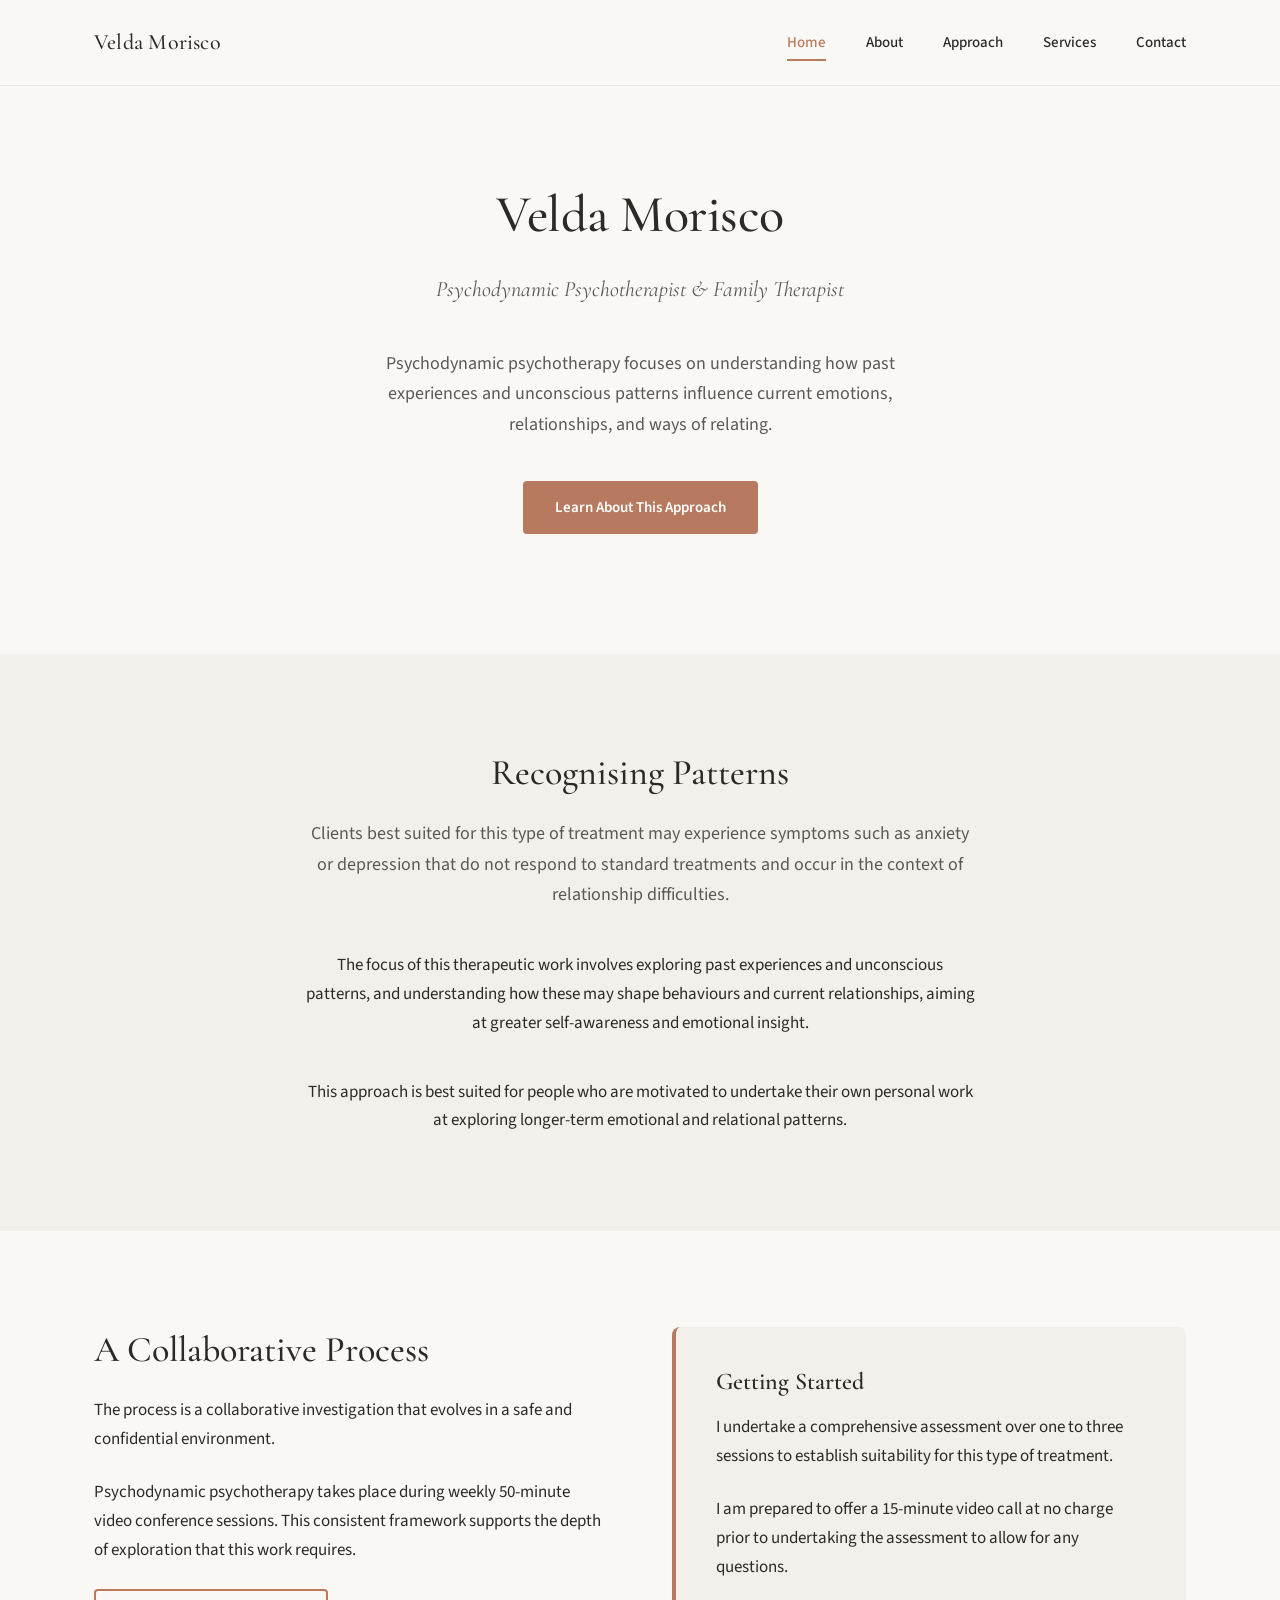
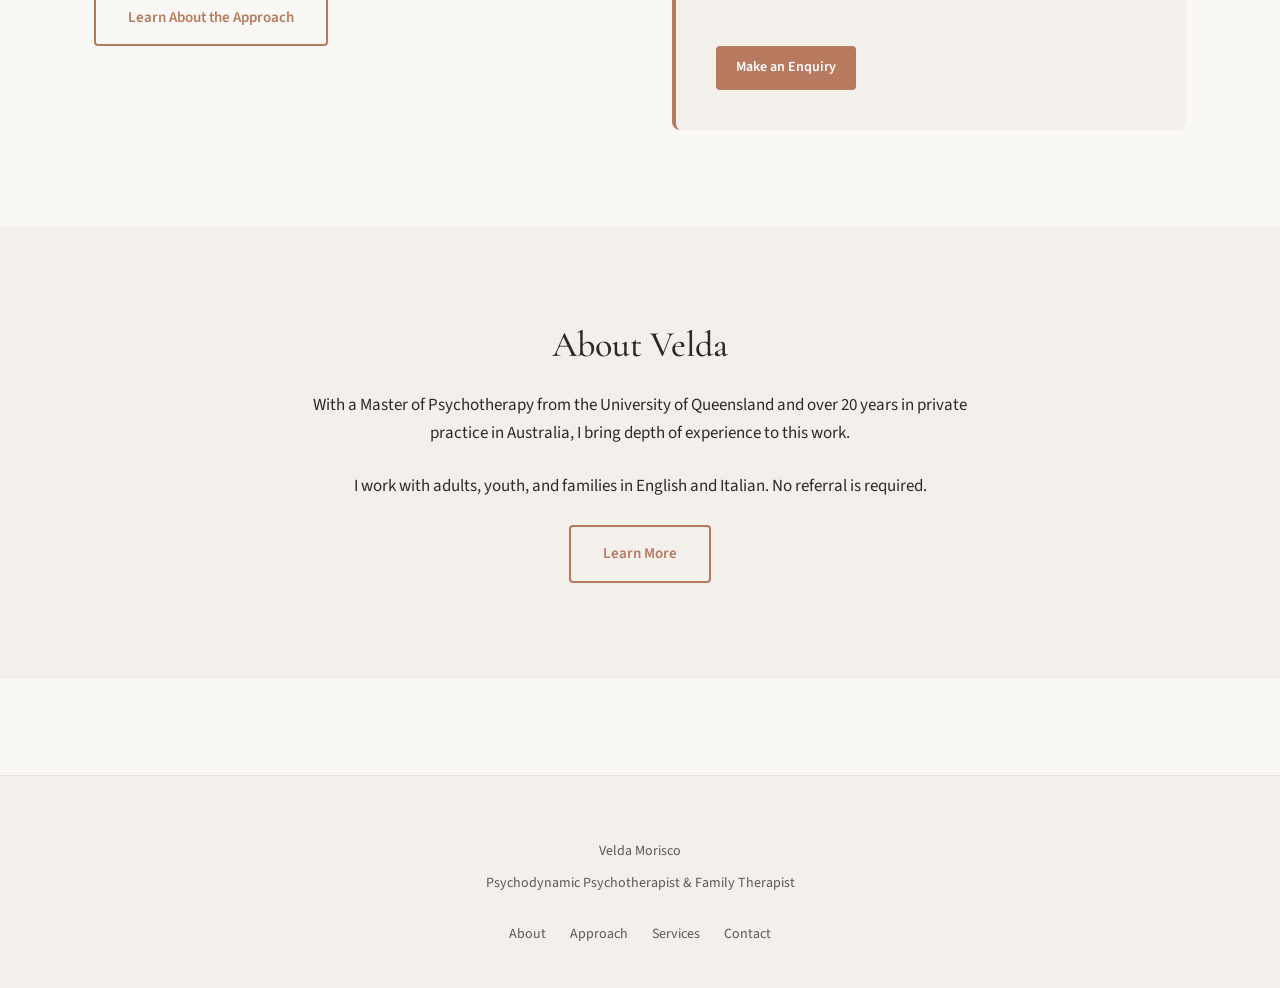
<file: index.html>
<!DOCTYPE html>
<html lang="en-AU">
<head>
  <meta charset="UTF-8">
  <meta name="viewport" content="width=device-width, initial-scale=1.0">
  <meta name="description" content="Psychodynamic psychotherapist and family therapist with 20+ years' experience. Online video sessions for adults, youth and families, in English and Italian.">

  <!-- Open Graph -->
  <meta property="og:title" content="Velda Morisco | Psychodynamic Psychotherapist">
  <meta property="og:description" content="Psychodynamic psychotherapy for adults, youth, and families. Explore how past experiences and unconscious patterns shape current relationships.">
  <meta property="og:type" content="website">
  <meta property="og:url" content="https://veldamorisco.com/">
  <meta property="og:site_name" content="Velda Morisco">
  <!-- Canonical -->
  <link rel="canonical" href="https://veldamorisco.com/">
  <meta name="robots" content="index, follow, max-image-preview:large, max-snippet:-1">

  <!-- Open Graph (extended) -->
  <meta property="og:locale" content="en_AU">
  <meta property="og:image" content="https://veldamorisco.com/assets/og-image.png">
  <meta property="og:image:width" content="1200">
  <meta property="og:image:height" content="630">
  <meta property="og:image:alt" content="Velda Morisco — Psychodynamic Psychotherapist &amp; Family Therapist">

  <!-- Twitter -->
  <meta name="twitter:card" content="summary_large_image">
  <meta name="twitter:title" content="Velda Morisco | Psychodynamic Psychotherapist">
  <meta name="twitter:description" content="Psychodynamic psychotherapy for adults, youth, and families. Explore how past experiences and unconscious patterns shape current relationships.">
  <meta name="twitter:image" content="https://veldamorisco.com/assets/og-image.png">

  <!-- Icons / theme -->
  <link rel="icon" href="/favicon.ico" sizes="any">
  <link rel="icon" href="/favicon.svg" type="image/svg+xml">
  <link rel="icon" type="image/png" sizes="32x32" href="/favicon-32x32.png">
  <link rel="icon" type="image/png" sizes="16x16" href="/favicon-16x16.png">
  <link rel="apple-touch-icon" href="/apple-touch-icon.png">
  <link rel="manifest" href="/site.webmanifest">
  <meta name="theme-color" content="#B87A5E">


  <!-- Fonts -->
  <link rel="preconnect" href="https://fonts.googleapis.com">
  <link rel="preconnect" href="https://fonts.gstatic.com" crossorigin>
  <link href="https://fonts.googleapis.com/css2?family=Cormorant+Garamond:ital,wght@0,400;0,500;0,600;1,400&family=Source+Sans+3:wght@400;500;600&display=swap" rel="stylesheet">

  <!-- Styles -->
  <link rel="stylesheet" href="css/styles.css">

  <title>Velda Morisco | Psychodynamic Psychotherapist</title>
  <script type="application/ld+json">
{
  "@context": "https://schema.org",
  "@graph": [
    {
      "@type": "WebSite",
      "@id": "https://veldamorisco.com/#website",
      "url": "https://veldamorisco.com/",
      "name": "Velda Morisco",
      "description": "Psychodynamic psychotherapist and family therapist offering online video sessions for adults, youth, and families in English and Italian.",
      "inLanguage": "en-AU",
      "publisher": {
        "@id": "https://veldamorisco.com/#velda"
      }
    },
    {
      "@type": "Person",
      "@id": "https://veldamorisco.com/#velda",
      "name": "Velda Morisco",
      "jobTitle": "Psychodynamic Psychotherapist & Family Therapist",
      "description": "Psychodynamic psychotherapist and family therapist with over 20 years of private practice experience in Australia, offering online video sessions for adults, youth, and families in English and Italian.",
      "url": "https://veldamorisco.com/",
      "image": "https://veldamorisco.com/assets/og-image.png",
      "knowsLanguage": [
        "en",
        "it"
      ],
      "alumniOf": {
        "@type": "CollegeOrUniversity",
        "name": "University of Queensland"
      },
      "hasCredential": {
        "@type": "EducationalOccupationalCredential",
        "credentialCategory": "degree",
        "educationalLevel": "Master's degree",
        "name": "Master of Psychotherapy",
        "recognizedBy": {
          "@type": "CollegeOrUniversity",
          "name": "University of Queensland"
        }
      },
      "knowsAbout": [
        "Psychodynamic psychotherapy",
        "Family therapy",
        "Psychotherapy"
      ]
    },
    {
      "@type": "Service",
      "@id": "https://veldamorisco.com/#service",
      "name": "Psychodynamic Psychotherapy",
      "serviceType": "Psychodynamic psychotherapy",
      "description": "Weekly 50-minute online video psychotherapy sessions exploring how past experiences and unconscious patterns shape current emotions and relationships. A free 15-minute introductory call and an assessment over one to three sessions establish suitability. No referral required.",
      "provider": {
        "@id": "https://veldamorisco.com/#velda"
      },
      "areaServed": {
        "@type": "Country",
        "name": "Australia"
      },
      "audience": {
        "@type": "Audience",
        "audienceType": "Adults, youth, and families"
      },
      "availableChannel": {
        "@type": "ServiceChannel",
        "serviceUrl": "https://veldamorisco.com/pages/contact.html",
        "availableLanguage": [
          "en",
          "it"
        ]
      }
    },
    {
      "@type": "WebPage",
      "@id": "https://veldamorisco.com/#webpage",
      "url": "https://veldamorisco.com/",
      "name": "Velda Morisco | Psychodynamic Psychotherapist",
      "description": "Velda Morisco is a psychodynamic psychotherapist and family therapist with over 20 years of private practice experience. Online video sessions for adults, youth, and families.",
      "isPartOf": {
        "@id": "https://veldamorisco.com/#website"
      },
      "about": {
        "@id": "https://veldamorisco.com/#velda"
      },
      "inLanguage": "en-AU"
    }
  ]
}
  </script>
</head>
<body>
  <header class="site-header">
    <div class="container">
      <div class="header-inner">
        <a href="index.html" class="site-logo">Velda Morisco</a>

        <nav class="main-nav" aria-label="Main navigation">
          <ul>
            <li><a href="index.html" class="active">Home</a></li>
            <li><a href="pages/about.html">About</a></li>
            <li><a href="pages/approach.html">Approach</a></li>
            <li><a href="pages/services.html">Services</a></li>
            <li><a href="pages/contact.html">Contact</a></li>
          </ul>
        </nav>

        <button class="nav-toggle" aria-label="Toggle navigation" aria-expanded="false">
          <span></span>
          <span></span>
          <span></span>
        </button>
      </div>

      <nav class="mobile-nav" aria-label="Mobile navigation">
        <ul>
          <li><a href="index.html" class="active">Home</a></li>
          <li><a href="pages/about.html">About</a></li>
          <li><a href="pages/approach.html">Approach</a></li>
          <li><a href="pages/services.html">Services</a></li>
          <li><a href="pages/contact.html">Contact</a></li>
        </ul>
      </nav>
    </div>
  </header>

  <main>
    <section class="hero">
      <div class="container container--narrow">
        <h1>Velda Morisco</h1>
        <p class="subtitle">Psychodynamic Psychotherapist &amp; Family Therapist</p>
        <p class="lead">Psychodynamic psychotherapy focuses on understanding how past experiences and unconscious patterns influence current emotions, relationships, and ways of relating.</p>
        <div>
          <a href="pages/approach.html" class="btn btn--primary">Learn About This Approach</a>
        </div>
      </div>
    </section>

    <section class="section section--alt">
      <div class="container container--narrow">
        <h2 class="text-center">Recognising Patterns</h2>
        <p class="intro-text text-center">Clients best suited for this type of treatment may experience symptoms such as anxiety or depression that do not respond to standard treatments and occur in the context of relationship difficulties.</p>

        <p class="text-center">The focus of this therapeutic work involves exploring past experiences and unconscious patterns, and understanding how these may shape behaviours and current relationships, aiming at greater self-awareness and emotional insight.</p>

        <p class="text-center mt-lg">This approach is best suited for people who are motivated to undertake their own personal work at exploring longer-term emotional and relational patterns.</p>
      </div>
    </section>

    <section class="section">
      <div class="container">
        <div class="two-col">
          <div>
            <h2>A Collaborative Process</h2>
            <p>The process is a collaborative investigation that evolves in a safe and confidential environment.</p>
            <p>Psychodynamic psychotherapy takes place during weekly 50-minute video conference sessions. This consistent framework supports the depth of exploration that this work requires.</p>
            <a href="pages/approach.html" class="btn btn--secondary">Learn About the Approach</a>
          </div>
          <div>
            <div class="info-card">
              <h3>Getting Started</h3>
              <p>I undertake a comprehensive assessment over one to three sessions to establish suitability for this type of treatment.</p>
              <p>I am prepared to offer a 15-minute video call at no charge prior to undertaking the assessment to allow for any questions.</p>
              <a href="pages/contact.html" class="btn btn--small btn--primary mt-lg">Make an Enquiry</a>
            </div>
          </div>
        </div>
      </div>
    </section>

    <section class="section section--alt">
      <div class="container container--narrow text-center">
        <h2>About Velda</h2>
        <p>With a Master of Psychotherapy from the University of Queensland and over 20 years in private practice in Australia, I bring depth of experience to this work.</p>
        <p>I work with adults, youth, and families in English and Italian. No referral is required.</p>
        <a href="pages/about.html" class="btn btn--secondary">Learn More</a>
      </div>
    </section>
  </main>

  <footer class="site-footer">
    <div class="container">
      <div class="footer-content">
        <p>Velda Morisco</p>
        <p>Psychodynamic Psychotherapist &amp; Family Therapist</p>
        <ul class="footer-links">
          <li><a href="pages/about.html">About</a></li>
          <li><a href="pages/approach.html">Approach</a></li>
          <li><a href="pages/services.html">Services</a></li>
          <li><a href="pages/contact.html">Contact</a></li>
        </ul>
      </div>
    </div>
  </footer>

  <script src="js/main.js"></script>
</body>
</html>
</file>
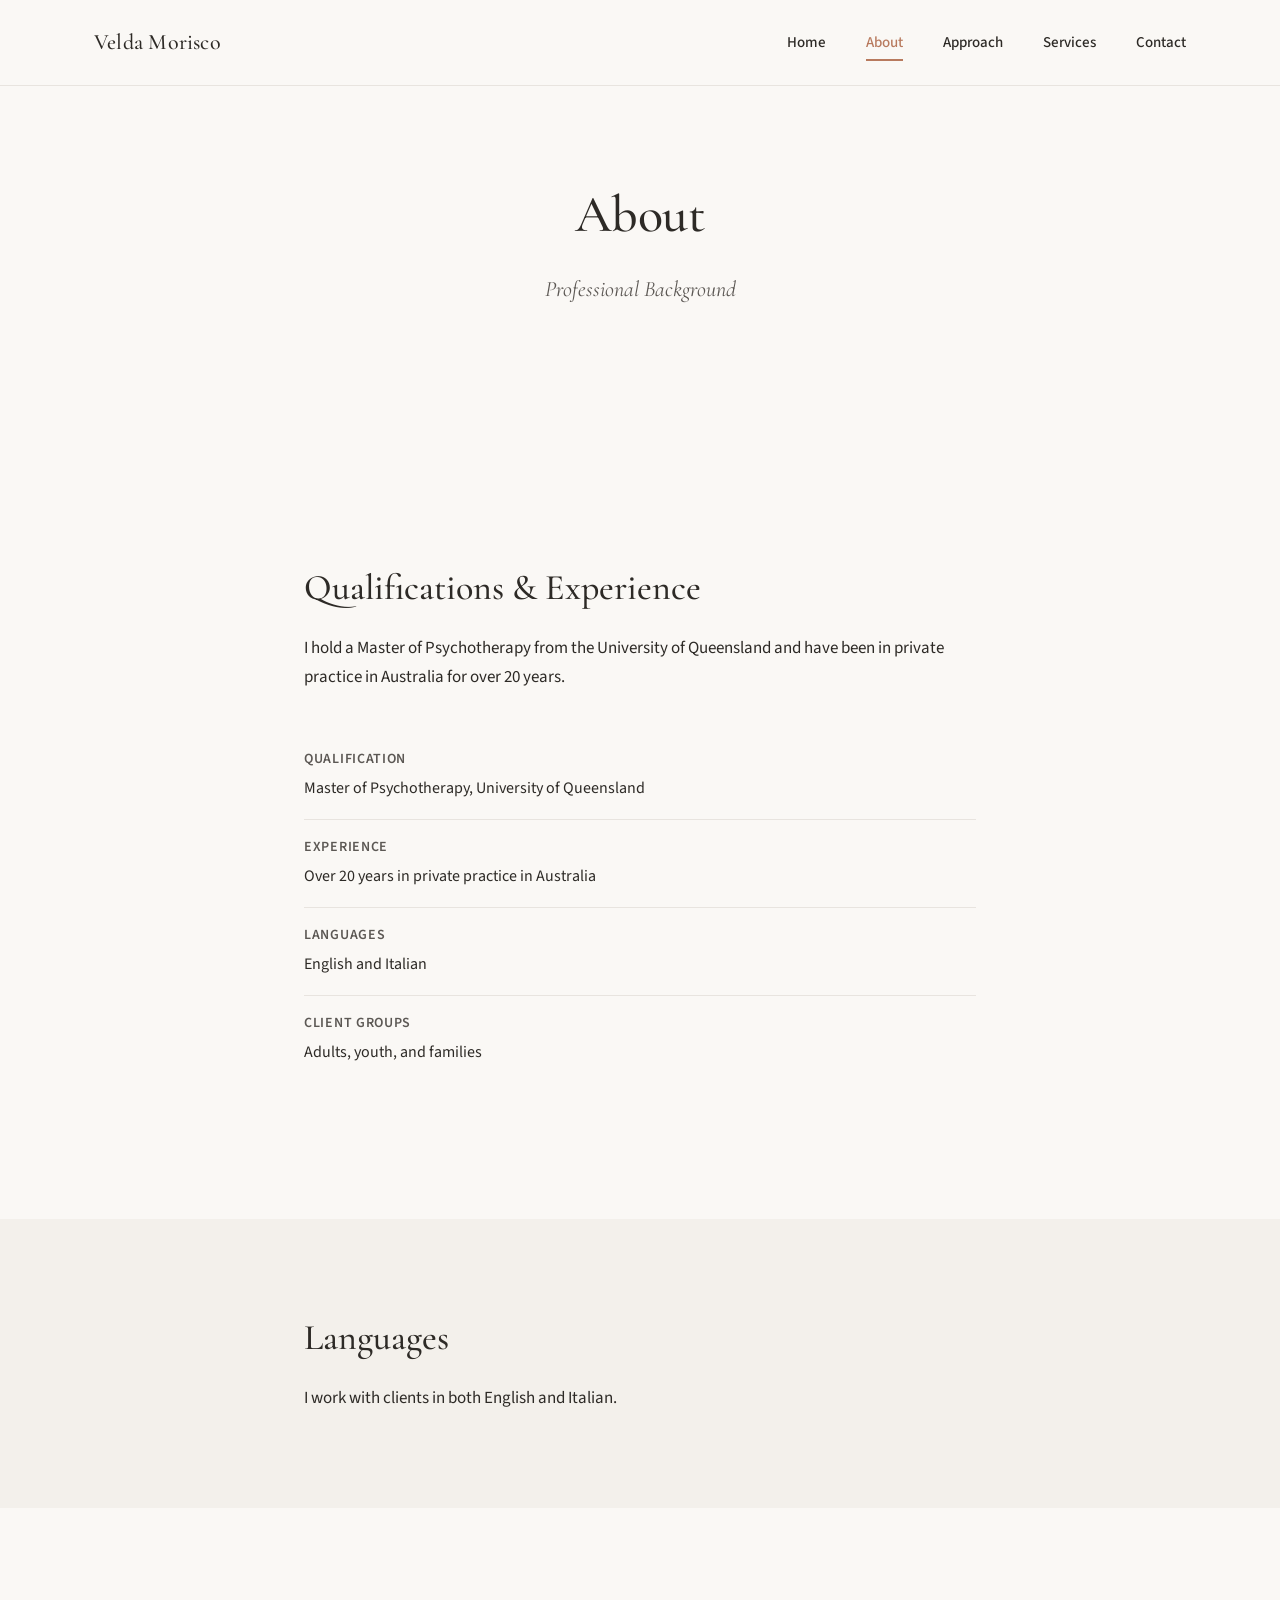
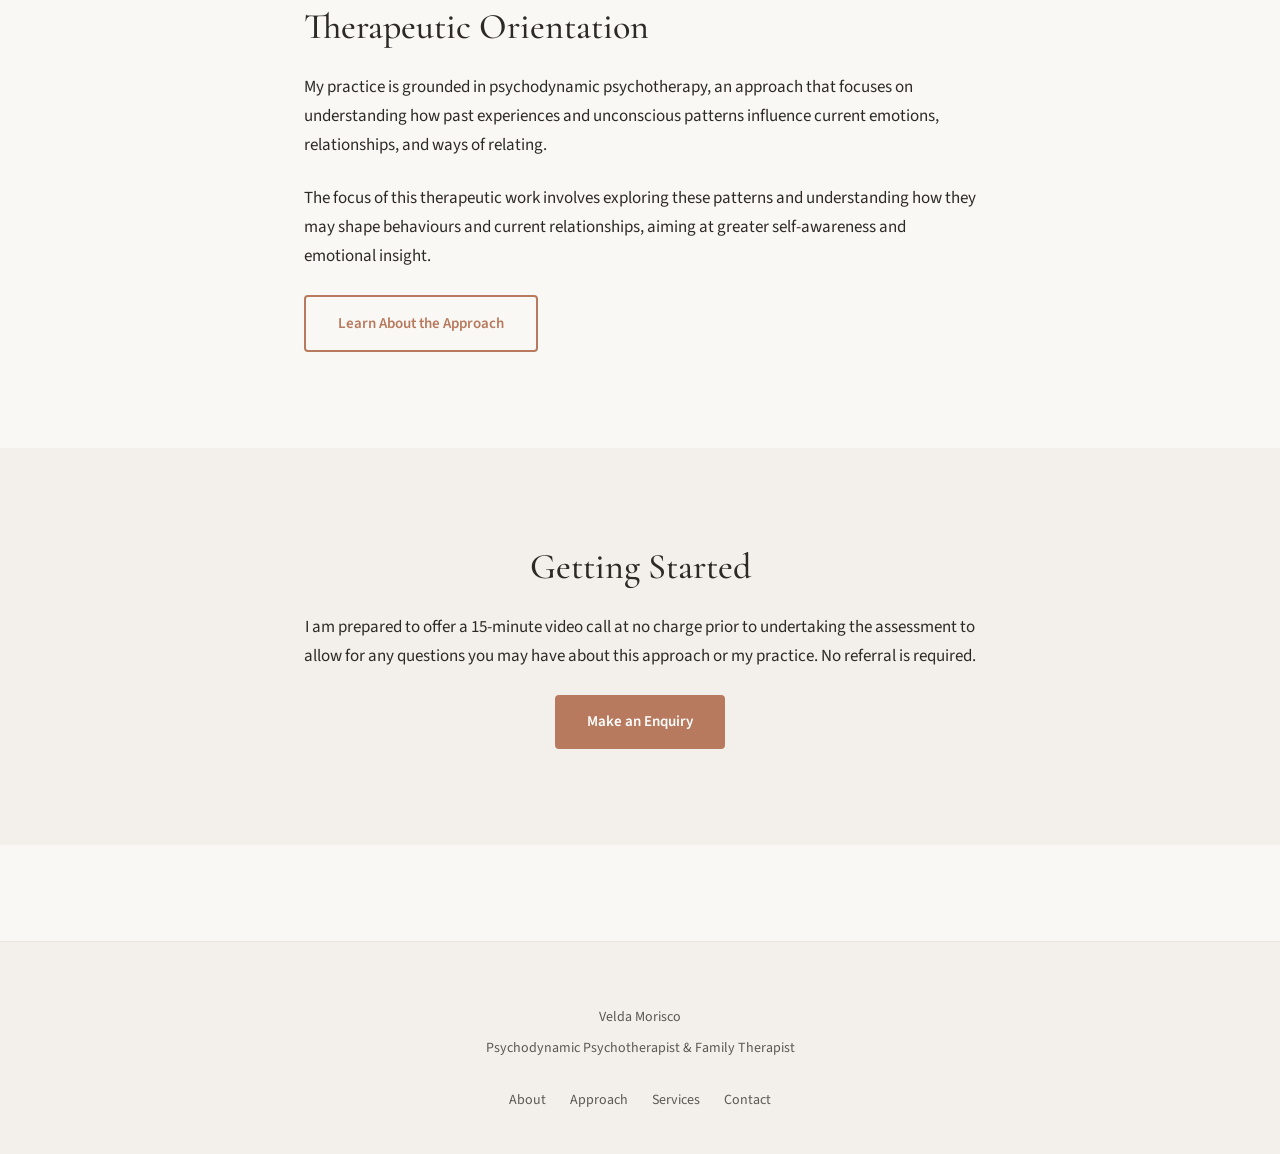
<file: pages/about.html>
<!DOCTYPE html>
<html lang="en-AU">
<head>
  <meta charset="UTF-8">
  <meta name="viewport" content="width=device-width, initial-scale=1.0">
  <meta name="description" content="Velda Morisco holds a Master of Psychotherapy (University of Queensland) and has 20+ years in private practice, working in English and Italian.">

  <!-- Open Graph -->
  <meta property="og:title" content="About | Velda Morisco">
  <meta property="og:description" content="Psychodynamic psychotherapist with over 20 years of experience, working in English and Italian.">
  <meta property="og:type" content="website">
  <meta property="og:url" content="https://veldamorisco.com/pages/about.html">
  <meta property="og:site_name" content="Velda Morisco">
  <!-- Canonical -->
  <link rel="canonical" href="https://veldamorisco.com/pages/about.html">
  <meta name="robots" content="index, follow, max-image-preview:large, max-snippet:-1">

  <!-- Open Graph (extended) -->
  <meta property="og:locale" content="en_AU">
  <meta property="og:image" content="https://veldamorisco.com/assets/og-image.png">
  <meta property="og:image:width" content="1200">
  <meta property="og:image:height" content="630">
  <meta property="og:image:alt" content="Velda Morisco — Psychodynamic Psychotherapist &amp; Family Therapist">

  <!-- Twitter -->
  <meta name="twitter:card" content="summary_large_image">
  <meta name="twitter:title" content="About | Velda Morisco">
  <meta name="twitter:description" content="Psychodynamic psychotherapist with over 20 years of experience, working in English and Italian.">
  <meta name="twitter:image" content="https://veldamorisco.com/assets/og-image.png">

  <!-- Icons / theme -->
  <link rel="icon" href="/favicon.ico" sizes="any">
  <link rel="icon" href="/favicon.svg" type="image/svg+xml">
  <link rel="icon" type="image/png" sizes="32x32" href="/favicon-32x32.png">
  <link rel="icon" type="image/png" sizes="16x16" href="/favicon-16x16.png">
  <link rel="apple-touch-icon" href="/apple-touch-icon.png">
  <link rel="manifest" href="/site.webmanifest">
  <meta name="theme-color" content="#B87A5E">


  <!-- Fonts -->
  <link rel="preconnect" href="https://fonts.googleapis.com">
  <link rel="preconnect" href="https://fonts.gstatic.com" crossorigin>
  <link href="https://fonts.googleapis.com/css2?family=Cormorant+Garamond:ital,wght@0,400;0,500;0,600;1,400&family=Source+Sans+3:wght@400;500;600&display=swap" rel="stylesheet">

  <!-- Styles -->
  <link rel="stylesheet" href="../css/styles.css">

  <title>About | Velda Morisco</title>
  <script type="application/ld+json">
{
  "@context": "https://schema.org",
  "@graph": [
    {
      "@type": "WebSite",
      "@id": "https://veldamorisco.com/#website",
      "url": "https://veldamorisco.com/",
      "name": "Velda Morisco",
      "description": "Psychodynamic psychotherapist and family therapist offering online video sessions for adults, youth, and families in English and Italian.",
      "inLanguage": "en-AU",
      "publisher": {
        "@id": "https://veldamorisco.com/#velda"
      }
    },
    {
      "@type": "Person",
      "@id": "https://veldamorisco.com/#velda",
      "name": "Velda Morisco",
      "jobTitle": "Psychodynamic Psychotherapist & Family Therapist",
      "description": "Psychodynamic psychotherapist and family therapist with over 20 years of private practice experience in Australia, offering online video sessions for adults, youth, and families in English and Italian.",
      "url": "https://veldamorisco.com/",
      "image": "https://veldamorisco.com/assets/og-image.png",
      "knowsLanguage": [
        "en",
        "it"
      ],
      "alumniOf": {
        "@type": "CollegeOrUniversity",
        "name": "University of Queensland"
      },
      "hasCredential": {
        "@type": "EducationalOccupationalCredential",
        "credentialCategory": "degree",
        "educationalLevel": "Master's degree",
        "name": "Master of Psychotherapy",
        "recognizedBy": {
          "@type": "CollegeOrUniversity",
          "name": "University of Queensland"
        }
      },
      "knowsAbout": [
        "Psychodynamic psychotherapy",
        "Family therapy",
        "Psychotherapy"
      ]
    },
    {
      "@type": "Service",
      "@id": "https://veldamorisco.com/#service",
      "name": "Psychodynamic Psychotherapy",
      "serviceType": "Psychodynamic psychotherapy",
      "description": "Weekly 50-minute online video psychotherapy sessions exploring how past experiences and unconscious patterns shape current emotions and relationships. A free 15-minute introductory call and an assessment over one to three sessions establish suitability. No referral required.",
      "provider": {
        "@id": "https://veldamorisco.com/#velda"
      },
      "areaServed": {
        "@type": "Country",
        "name": "Australia"
      },
      "audience": {
        "@type": "Audience",
        "audienceType": "Adults, youth, and families"
      },
      "availableChannel": {
        "@type": "ServiceChannel",
        "serviceUrl": "https://veldamorisco.com/pages/contact.html",
        "availableLanguage": [
          "en",
          "it"
        ]
      }
    },
    {
      "@type": "WebPage",
      "@id": "https://veldamorisco.com/pages/about.html#webpage",
      "url": "https://veldamorisco.com/pages/about.html",
      "name": "About | Velda Morisco",
      "description": "Velda Morisco holds a Master of Psychotherapy from the University of Queensland with over 20 years of private practice experience. She works in English and Italian.",
      "isPartOf": {
        "@id": "https://veldamorisco.com/#website"
      },
      "about": {
        "@id": "https://veldamorisco.com/#velda"
      },
      "inLanguage": "en-AU"
    },
    {
      "@type": "BreadcrumbList",
      "itemListElement": [
        {
          "@type": "ListItem",
          "position": 1,
          "name": "Home",
          "item": "https://veldamorisco.com/"
        },
        {
          "@type": "ListItem",
          "position": 2,
          "name": "About",
          "item": "https://veldamorisco.com/pages/about.html"
        }
      ]
    }
  ]
}
  </script>
</head>
<body>
  <header class="site-header">
    <div class="container">
      <div class="header-inner">
        <a href="../index.html" class="site-logo">Velda Morisco</a>

        <nav class="main-nav" aria-label="Main navigation">
          <ul>
            <li><a href="../index.html">Home</a></li>
            <li><a href="about.html" class="active">About</a></li>
            <li><a href="approach.html">Approach</a></li>
            <li><a href="services.html">Services</a></li>
            <li><a href="contact.html">Contact</a></li>
          </ul>
        </nav>

        <button class="nav-toggle" aria-label="Toggle navigation" aria-expanded="false">
          <span></span>
          <span></span>
          <span></span>
        </button>
      </div>

      <nav class="mobile-nav" aria-label="Mobile navigation">
        <ul>
          <li><a href="../index.html">Home</a></li>
          <li><a href="about.html" class="active">About</a></li>
          <li><a href="approach.html">Approach</a></li>
          <li><a href="services.html">Services</a></li>
          <li><a href="contact.html">Contact</a></li>
        </ul>
      </nav>
    </div>
  </header>

  <main>
    <section class="hero">
      <div class="container container--narrow">
        <h1>About</h1>
        <p class="subtitle">Professional Background</p>
      </div>
    </section>

    <section class="section">
      <div class="container container--narrow">
        <h2>Qualifications &amp; Experience</h2>
        <p>I hold a Master of Psychotherapy from the University of Queensland and have been in private practice in Australia for over 20 years.</p>

        <ul class="credentials-list">
          <li>
            <strong>Qualification</strong>
            Master of Psychotherapy, University of Queensland
          </li>
          <li>
            <strong>Experience</strong>
            Over 20 years in private practice in Australia
          </li>
          <li>
            <strong>Languages</strong>
            English and Italian
          </li>
          <li>
            <strong>Client Groups</strong>
            Adults, youth, and families
          </li>
        </ul>
      </div>
    </section>

    <section class="section section--alt">
      <div class="container container--narrow">
        <h2>Languages</h2>
        <p>I work with clients in both English and Italian.</p>
      </div>
    </section>

    <section class="section">
      <div class="container container--narrow">
        <h2>Therapeutic Orientation</h2>
        <p>My practice is grounded in psychodynamic psychotherapy, an approach that focuses on understanding how past experiences and unconscious patterns influence current emotions, relationships, and ways of relating.</p>
        <p>The focus of this therapeutic work involves exploring these patterns and understanding how they may shape behaviours and current relationships, aiming at greater self-awareness and emotional insight.</p>
        <a href="approach.html" class="btn btn--secondary">Learn About the Approach</a>
      </div>
    </section>

    <section class="section section--alt">
      <div class="container container--narrow text-center">
        <h2>Getting Started</h2>
        <p>I am prepared to offer a 15-minute video call at no charge prior to undertaking the assessment to allow for any questions you may have about this approach or my practice. No referral is required.</p>
        <a href="contact.html" class="btn btn--primary">Make an Enquiry</a>
      </div>
    </section>
  </main>

  <footer class="site-footer">
    <div class="container">
      <div class="footer-content">
        <p>Velda Morisco</p>
        <p>Psychodynamic Psychotherapist &amp; Family Therapist</p>
        <ul class="footer-links">
          <li><a href="about.html">About</a></li>
          <li><a href="approach.html">Approach</a></li>
          <li><a href="services.html">Services</a></li>
          <li><a href="contact.html">Contact</a></li>
        </ul>
      </div>
    </div>
  </footer>

  <script src="../js/main.js"></script>
</body>
</html>
</file>
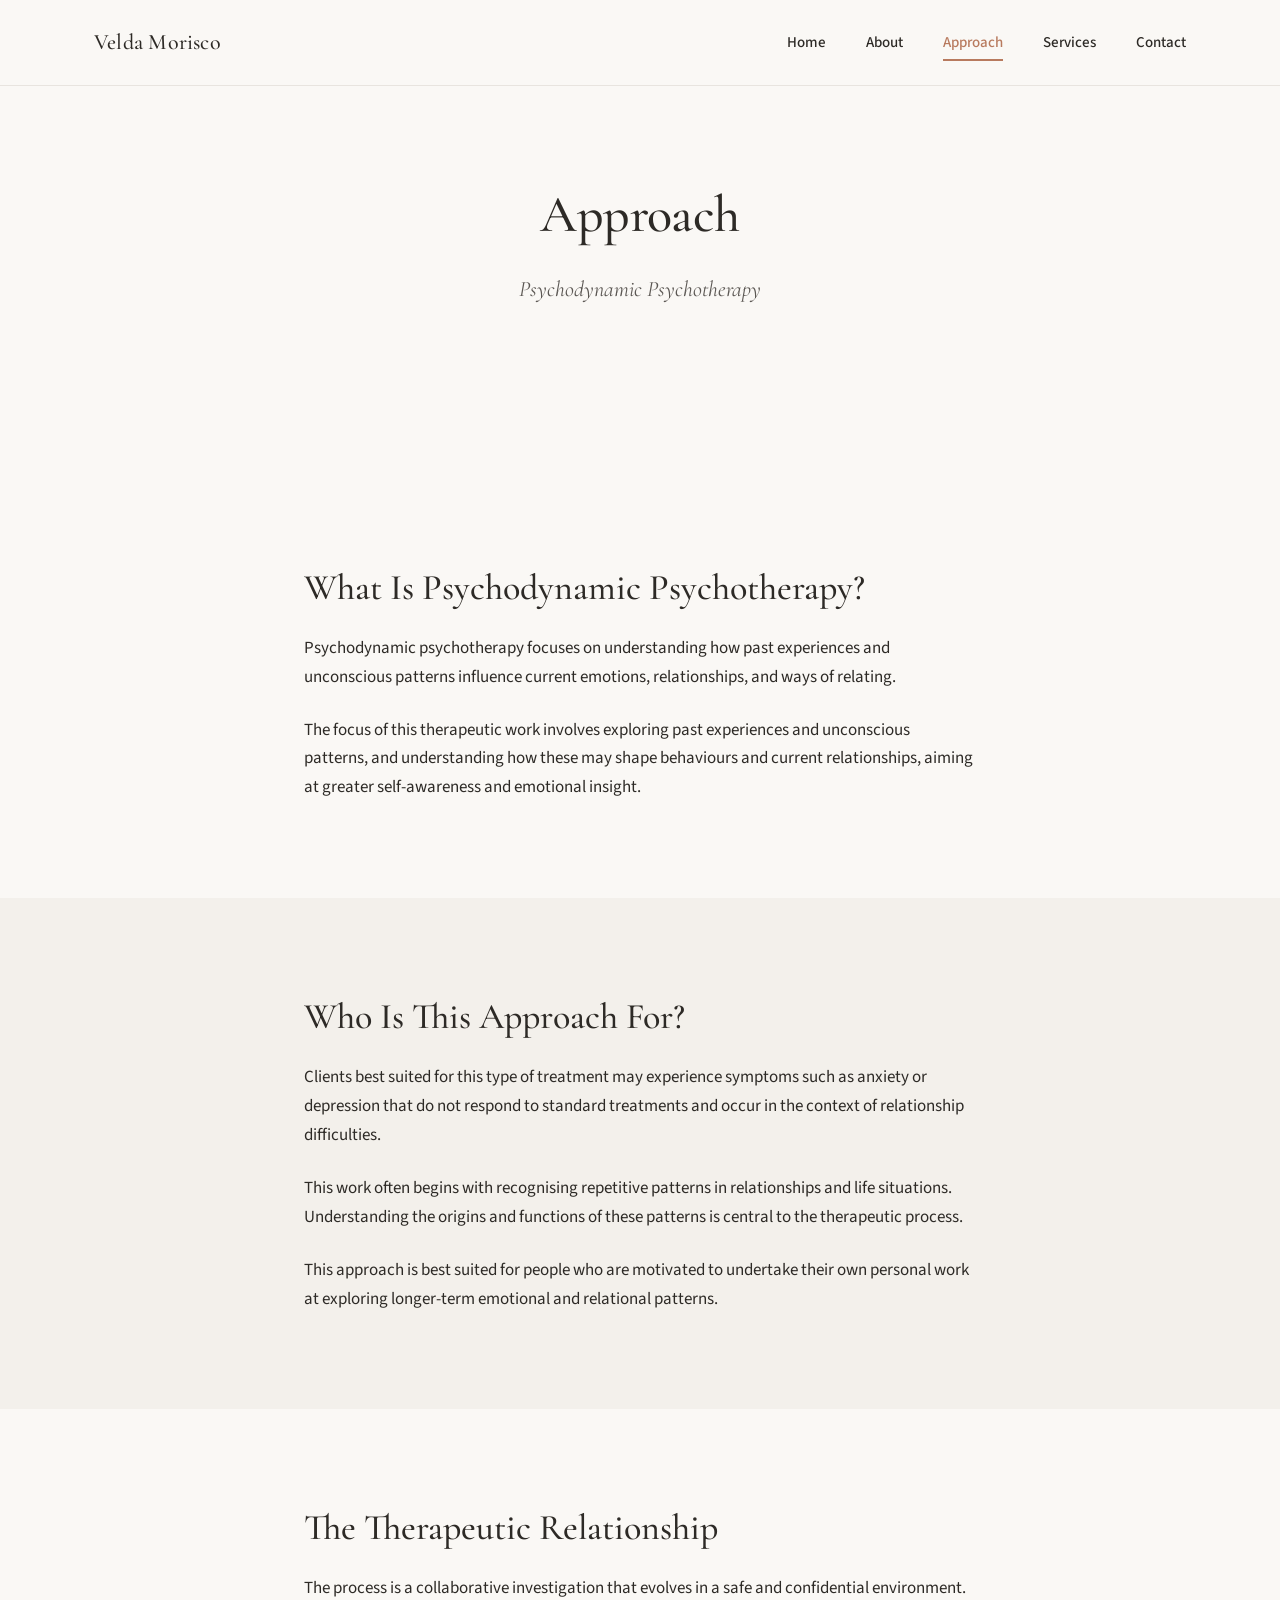
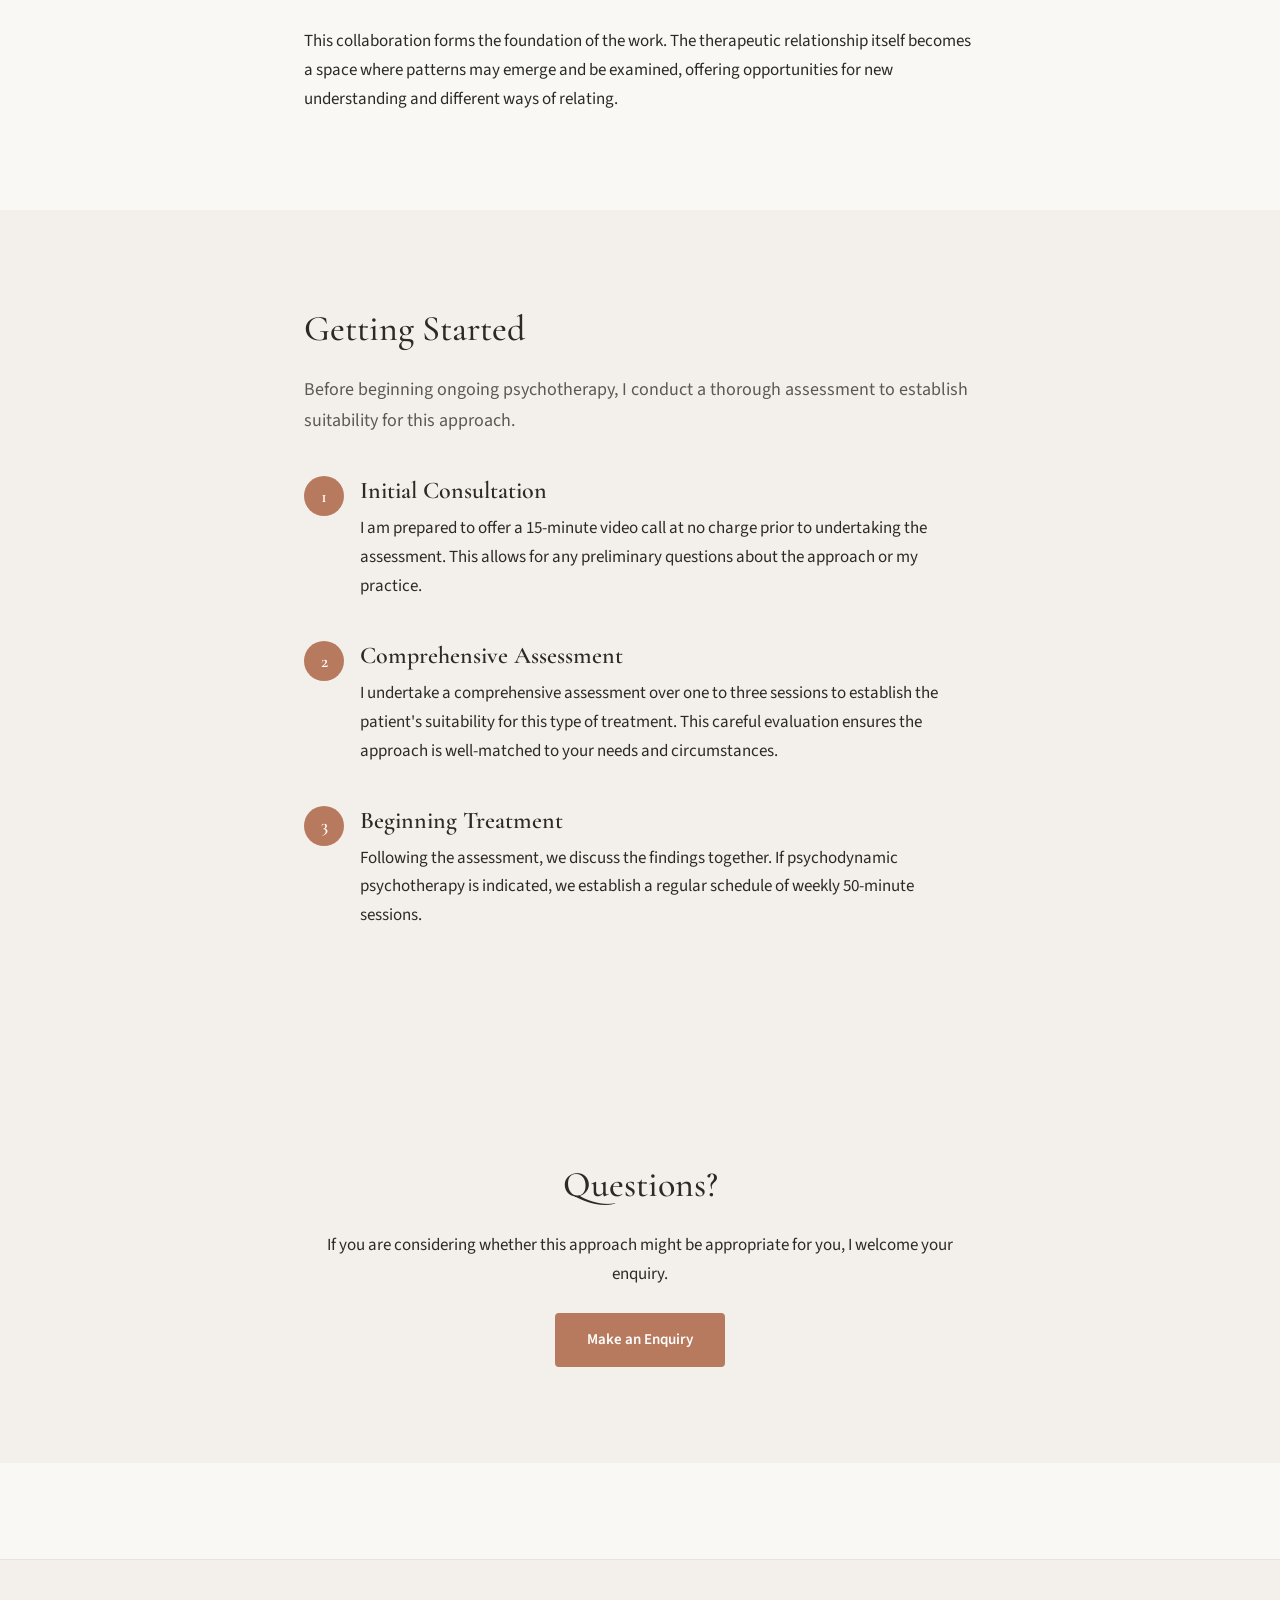
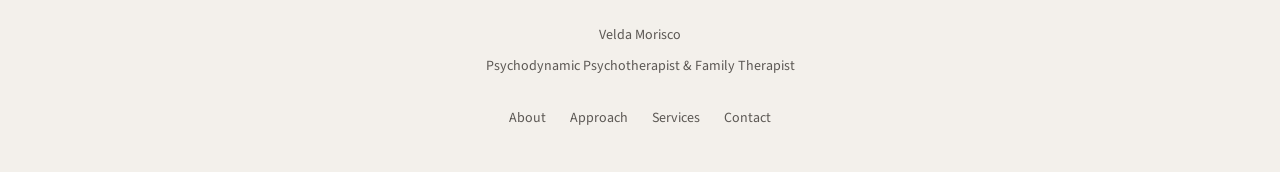
<file: pages/approach.html>
<!DOCTYPE html>
<html lang="en-AU">
<head>
  <meta charset="UTF-8">
  <meta name="viewport" content="width=device-width, initial-scale=1.0">
  <meta name="description" content="How psychodynamic psychotherapy explores the way past experiences and unconscious patterns shape current relationships, plus how the assessment works.">

  <!-- Open Graph -->
  <meta property="og:title" content="Approach | Velda Morisco">
  <meta property="og:description" content="Understanding psychodynamic psychotherapy: how exploring past experiences and unconscious patterns leads to greater self-awareness and emotional insight.">
  <meta property="og:type" content="website">
  <meta property="og:url" content="https://veldamorisco.com/pages/approach.html">
  <meta property="og:site_name" content="Velda Morisco">
  <!-- Canonical -->
  <link rel="canonical" href="https://veldamorisco.com/pages/approach.html">
  <meta name="robots" content="index, follow, max-image-preview:large, max-snippet:-1">

  <!-- Open Graph (extended) -->
  <meta property="og:locale" content="en_AU">
  <meta property="og:image" content="https://veldamorisco.com/assets/og-image.png">
  <meta property="og:image:width" content="1200">
  <meta property="og:image:height" content="630">
  <meta property="og:image:alt" content="Velda Morisco — Psychodynamic Psychotherapist &amp; Family Therapist">

  <!-- Twitter -->
  <meta name="twitter:card" content="summary_large_image">
  <meta name="twitter:title" content="Approach | Velda Morisco">
  <meta name="twitter:description" content="Understanding psychodynamic psychotherapy: how exploring past experiences and unconscious patterns leads to greater self-awareness and emotional insight.">
  <meta name="twitter:image" content="https://veldamorisco.com/assets/og-image.png">

  <!-- Icons / theme -->
  <link rel="icon" href="/favicon.ico" sizes="any">
  <link rel="icon" href="/favicon.svg" type="image/svg+xml">
  <link rel="icon" type="image/png" sizes="32x32" href="/favicon-32x32.png">
  <link rel="icon" type="image/png" sizes="16x16" href="/favicon-16x16.png">
  <link rel="apple-touch-icon" href="/apple-touch-icon.png">
  <link rel="manifest" href="/site.webmanifest">
  <meta name="theme-color" content="#B87A5E">


  <!-- Fonts -->
  <link rel="preconnect" href="https://fonts.googleapis.com">
  <link rel="preconnect" href="https://fonts.gstatic.com" crossorigin>
  <link href="https://fonts.googleapis.com/css2?family=Cormorant+Garamond:ital,wght@0,400;0,500;0,600;1,400&family=Source+Sans+3:wght@400;500;600&display=swap" rel="stylesheet">

  <!-- Styles -->
  <link rel="stylesheet" href="../css/styles.css">

  <title>Approach | Velda Morisco</title>
  <script type="application/ld+json">
{
  "@context": "https://schema.org",
  "@graph": [
    {
      "@type": "WebSite",
      "@id": "https://veldamorisco.com/#website",
      "url": "https://veldamorisco.com/",
      "name": "Velda Morisco",
      "description": "Psychodynamic psychotherapist and family therapist offering online video sessions for adults, youth, and families in English and Italian.",
      "inLanguage": "en-AU",
      "publisher": {
        "@id": "https://veldamorisco.com/#velda"
      }
    },
    {
      "@type": "Person",
      "@id": "https://veldamorisco.com/#velda",
      "name": "Velda Morisco",
      "jobTitle": "Psychodynamic Psychotherapist & Family Therapist",
      "description": "Psychodynamic psychotherapist and family therapist with over 20 years of private practice experience in Australia, offering online video sessions for adults, youth, and families in English and Italian.",
      "url": "https://veldamorisco.com/",
      "image": "https://veldamorisco.com/assets/og-image.png",
      "knowsLanguage": [
        "en",
        "it"
      ],
      "alumniOf": {
        "@type": "CollegeOrUniversity",
        "name": "University of Queensland"
      },
      "hasCredential": {
        "@type": "EducationalOccupationalCredential",
        "credentialCategory": "degree",
        "educationalLevel": "Master's degree",
        "name": "Master of Psychotherapy",
        "recognizedBy": {
          "@type": "CollegeOrUniversity",
          "name": "University of Queensland"
        }
      },
      "knowsAbout": [
        "Psychodynamic psychotherapy",
        "Family therapy",
        "Psychotherapy"
      ]
    },
    {
      "@type": "Service",
      "@id": "https://veldamorisco.com/#service",
      "name": "Psychodynamic Psychotherapy",
      "serviceType": "Psychodynamic psychotherapy",
      "description": "Weekly 50-minute online video psychotherapy sessions exploring how past experiences and unconscious patterns shape current emotions and relationships. A free 15-minute introductory call and an assessment over one to three sessions establish suitability. No referral required.",
      "provider": {
        "@id": "https://veldamorisco.com/#velda"
      },
      "areaServed": {
        "@type": "Country",
        "name": "Australia"
      },
      "audience": {
        "@type": "Audience",
        "audienceType": "Adults, youth, and families"
      },
      "availableChannel": {
        "@type": "ServiceChannel",
        "serviceUrl": "https://veldamorisco.com/pages/contact.html",
        "availableLanguage": [
          "en",
          "it"
        ]
      }
    },
    {
      "@type": "WebPage",
      "@id": "https://veldamorisco.com/pages/approach.html#webpage",
      "url": "https://veldamorisco.com/pages/approach.html",
      "name": "Approach | Velda Morisco",
      "description": "Psychodynamic psychotherapy explores how past experiences and unconscious patterns shape current relationships. Learn about this depth-oriented approach and the assessment process.",
      "isPartOf": {
        "@id": "https://veldamorisco.com/#website"
      },
      "about": {
        "@id": "https://veldamorisco.com/#velda"
      },
      "inLanguage": "en-AU"
    },
    {
      "@type": "BreadcrumbList",
      "itemListElement": [
        {
          "@type": "ListItem",
          "position": 1,
          "name": "Home",
          "item": "https://veldamorisco.com/"
        },
        {
          "@type": "ListItem",
          "position": 2,
          "name": "Approach",
          "item": "https://veldamorisco.com/pages/approach.html"
        }
      ]
    }
  ]
}
  </script>
</head>
<body>
  <header class="site-header">
    <div class="container">
      <div class="header-inner">
        <a href="../index.html" class="site-logo">Velda Morisco</a>

        <nav class="main-nav" aria-label="Main navigation">
          <ul>
            <li><a href="../index.html">Home</a></li>
            <li><a href="about.html">About</a></li>
            <li><a href="approach.html" class="active">Approach</a></li>
            <li><a href="services.html">Services</a></li>
            <li><a href="contact.html">Contact</a></li>
          </ul>
        </nav>

        <button class="nav-toggle" aria-label="Toggle navigation" aria-expanded="false">
          <span></span>
          <span></span>
          <span></span>
        </button>
      </div>

      <nav class="mobile-nav" aria-label="Mobile navigation">
        <ul>
          <li><a href="../index.html">Home</a></li>
          <li><a href="about.html">About</a></li>
          <li><a href="approach.html" class="active">Approach</a></li>
          <li><a href="services.html">Services</a></li>
          <li><a href="contact.html">Contact</a></li>
        </ul>
      </nav>
    </div>
  </header>

  <main>
    <section class="hero">
      <div class="container container--narrow">
        <h1>Approach</h1>
        <p class="subtitle">Psychodynamic Psychotherapy</p>
      </div>
    </section>

    <section class="section">
      <div class="container container--narrow">
        <h2>What Is Psychodynamic Psychotherapy?</h2>
        <p>Psychodynamic psychotherapy focuses on understanding how past experiences and unconscious patterns influence current emotions, relationships, and ways of relating.</p>
        <p>The focus of this therapeutic work involves exploring past experiences and unconscious patterns, and understanding how these may shape behaviours and current relationships, aiming at greater self-awareness and emotional insight.</p>
      </div>
    </section>

    <section class="section section--alt">
      <div class="container container--narrow">
        <h2>Who Is This Approach For?</h2>
        <p>Clients best suited for this type of treatment may experience symptoms such as anxiety or depression that do not respond to standard treatments and occur in the context of relationship difficulties.</p>

        <p>This work often begins with recognising repetitive patterns in relationships and life situations. Understanding the origins and functions of these patterns is central to the therapeutic process.</p>

        <p>This approach is best suited for people who are motivated to undertake their own personal work at exploring longer-term emotional and relational patterns.</p>
      </div>
    </section>

    <section class="section">
      <div class="container container--narrow">
        <h2>The Therapeutic Relationship</h2>
        <p>The process is a collaborative investigation that evolves in a safe and confidential environment.</p>
        <p>This collaboration forms the foundation of the work. The therapeutic relationship itself becomes a space where patterns may emerge and be examined, offering opportunities for new understanding and different ways of relating.</p>
      </div>
    </section>

    <section class="section section--alt">
      <div class="container container--narrow">
        <h2>Getting Started</h2>
        <p class="intro-text">Before beginning ongoing psychotherapy, I conduct a thorough assessment to establish suitability for this approach.</p>

        <div class="process-steps">
          <div class="process-step">
            <h3>Initial Consultation</h3>
            <p>I am prepared to offer a 15-minute video call at no charge prior to undertaking the assessment. This allows for any preliminary questions about the approach or my practice.</p>
          </div>

          <div class="process-step">
            <h3>Comprehensive Assessment</h3>
            <p>I undertake a comprehensive assessment over one to three sessions to establish the patient's suitability for this type of treatment. This careful evaluation ensures the approach is well-matched to your needs and circumstances.</p>
          </div>

          <div class="process-step">
            <h3>Beginning Treatment</h3>
            <p>Following the assessment, we discuss the findings together. If psychodynamic psychotherapy is indicated, we establish a regular schedule of weekly 50-minute sessions.</p>
          </div>
        </div>
      </div>
    </section>

    <section class="section section--alt">
      <div class="container container--narrow text-center">
        <h2>Questions?</h2>
        <p>If you are considering whether this approach might be appropriate for you, I welcome your enquiry.</p>
        <a href="contact.html" class="btn btn--primary">Make an Enquiry</a>
      </div>
    </section>
  </main>

  <footer class="site-footer">
    <div class="container">
      <div class="footer-content">
        <p>Velda Morisco</p>
        <p>Psychodynamic Psychotherapist &amp; Family Therapist</p>
        <ul class="footer-links">
          <li><a href="about.html">About</a></li>
          <li><a href="approach.html">Approach</a></li>
          <li><a href="services.html">Services</a></li>
          <li><a href="contact.html">Contact</a></li>
        </ul>
      </div>
    </div>
  </footer>

  <script src="../js/main.js"></script>
</body>
</html>
</file>
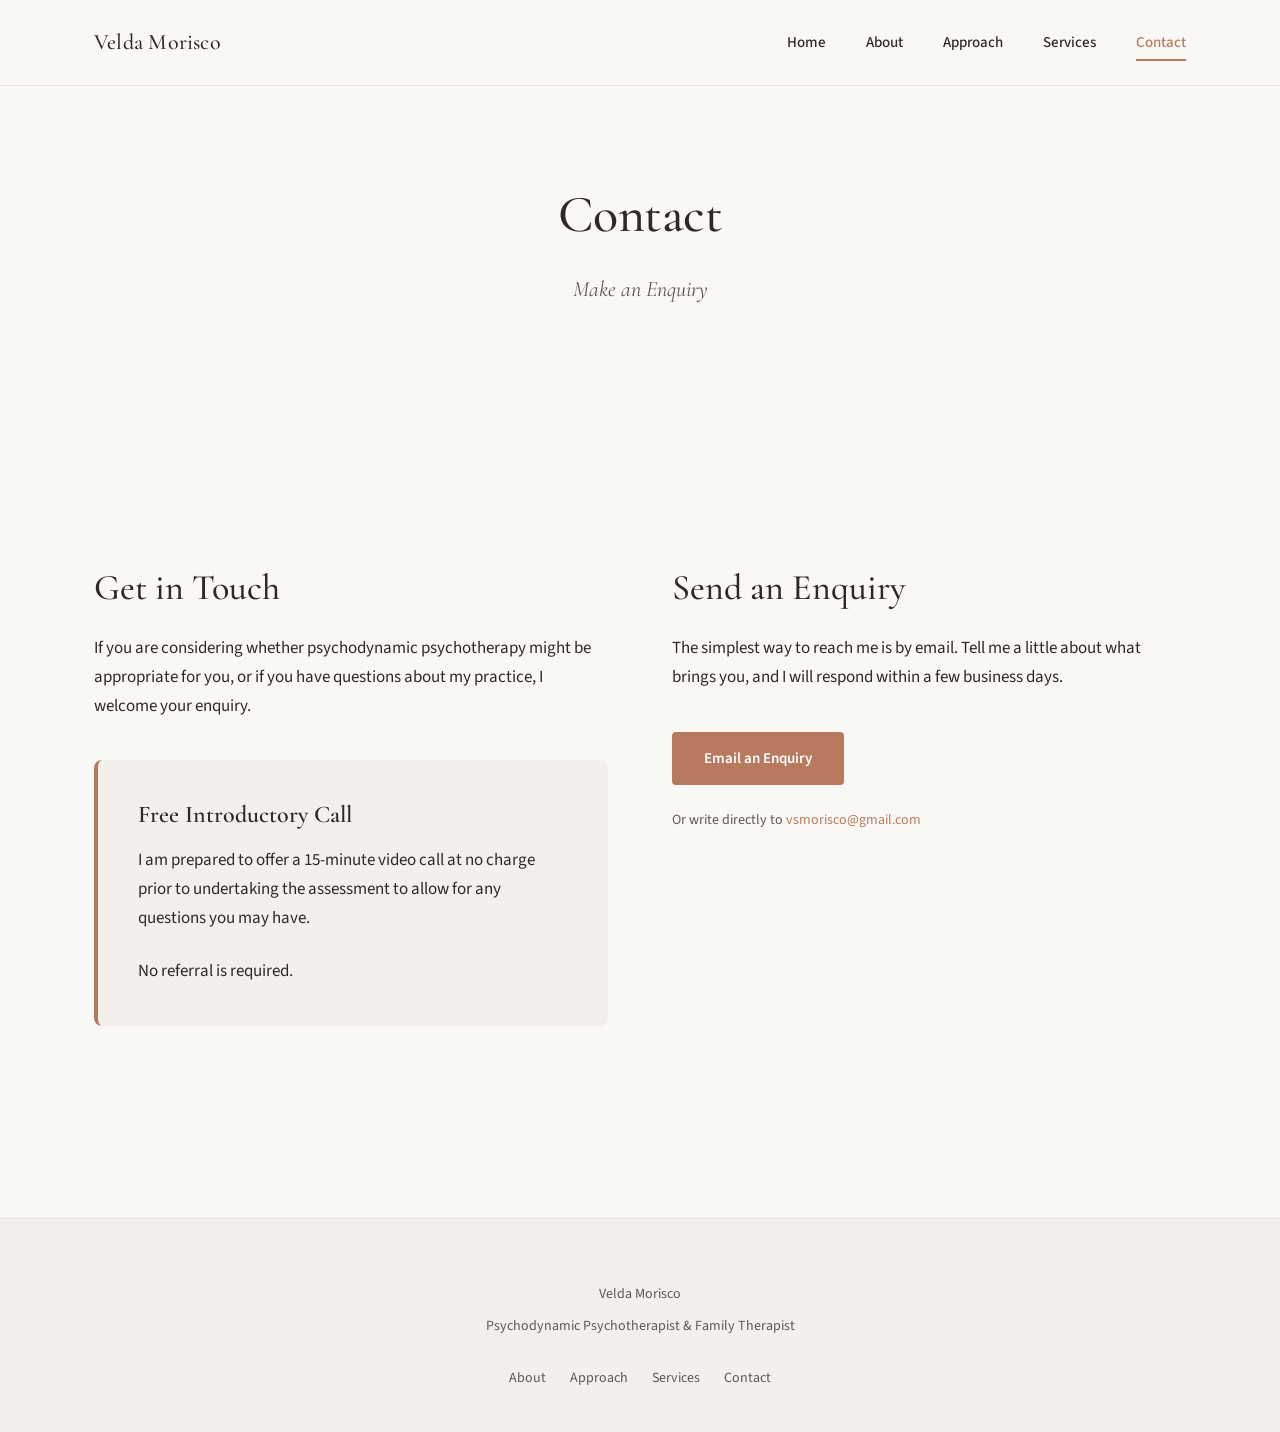
<file: pages/contact.html>
<!DOCTYPE html>
<html lang="en-AU">
<head>
  <meta charset="UTF-8">
  <meta name="viewport" content="width=device-width, initial-scale=1.0">
  <meta name="description" content="Contact Velda Morisco to enquire about psychodynamic psychotherapy. Free 15-minute introductory video call available to discuss your questions.">

  <!-- Open Graph -->
  <meta property="og:title" content="Contact | Velda Morisco">
  <meta property="og:description" content="Make an enquiry about psychodynamic psychotherapy. Free 15-minute introductory consultation available.">
  <meta property="og:type" content="website">
  <meta property="og:url" content="https://veldamorisco.com/pages/contact.html">
  <meta property="og:site_name" content="Velda Morisco">
  <!-- Canonical -->
  <link rel="canonical" href="https://veldamorisco.com/pages/contact.html">
  <meta name="robots" content="index, follow, max-image-preview:large, max-snippet:-1">

  <!-- Open Graph (extended) -->
  <meta property="og:locale" content="en_AU">
  <meta property="og:image" content="https://veldamorisco.com/assets/og-image.png">
  <meta property="og:image:width" content="1200">
  <meta property="og:image:height" content="630">
  <meta property="og:image:alt" content="Velda Morisco — Psychodynamic Psychotherapist &amp; Family Therapist">

  <!-- Twitter -->
  <meta name="twitter:card" content="summary_large_image">
  <meta name="twitter:title" content="Contact | Velda Morisco">
  <meta name="twitter:description" content="Make an enquiry about psychodynamic psychotherapy. Free 15-minute introductory consultation available.">
  <meta name="twitter:image" content="https://veldamorisco.com/assets/og-image.png">

  <!-- Icons / theme -->
  <link rel="icon" href="/favicon.ico" sizes="any">
  <link rel="icon" href="/favicon.svg" type="image/svg+xml">
  <link rel="icon" type="image/png" sizes="32x32" href="/favicon-32x32.png">
  <link rel="icon" type="image/png" sizes="16x16" href="/favicon-16x16.png">
  <link rel="apple-touch-icon" href="/apple-touch-icon.png">
  <link rel="manifest" href="/site.webmanifest">
  <meta name="theme-color" content="#B87A5E">


  <!-- Fonts -->
  <link rel="preconnect" href="https://fonts.googleapis.com">
  <link rel="preconnect" href="https://fonts.gstatic.com" crossorigin>
  <link href="https://fonts.googleapis.com/css2?family=Cormorant+Garamond:ital,wght@0,400;0,500;0,600;1,400&family=Source+Sans+3:wght@400;500;600&display=swap" rel="stylesheet">

  <!-- Styles -->
  <link rel="stylesheet" href="../css/styles.css">

  <title>Contact | Velda Morisco</title>
  <script type="application/ld+json">
{
  "@context": "https://schema.org",
  "@graph": [
    {
      "@type": "WebSite",
      "@id": "https://veldamorisco.com/#website",
      "url": "https://veldamorisco.com/",
      "name": "Velda Morisco",
      "description": "Psychodynamic psychotherapist and family therapist offering online video sessions for adults, youth, and families in English and Italian.",
      "inLanguage": "en-AU",
      "publisher": {
        "@id": "https://veldamorisco.com/#velda"
      }
    },
    {
      "@type": "Person",
      "@id": "https://veldamorisco.com/#velda",
      "name": "Velda Morisco",
      "jobTitle": "Psychodynamic Psychotherapist & Family Therapist",
      "description": "Psychodynamic psychotherapist and family therapist with over 20 years of private practice experience in Australia, offering online video sessions for adults, youth, and families in English and Italian.",
      "url": "https://veldamorisco.com/",
      "image": "https://veldamorisco.com/assets/og-image.png",
      "knowsLanguage": [
        "en",
        "it"
      ],
      "alumniOf": {
        "@type": "CollegeOrUniversity",
        "name": "University of Queensland"
      },
      "hasCredential": {
        "@type": "EducationalOccupationalCredential",
        "credentialCategory": "degree",
        "educationalLevel": "Master's degree",
        "name": "Master of Psychotherapy",
        "recognizedBy": {
          "@type": "CollegeOrUniversity",
          "name": "University of Queensland"
        }
      },
      "knowsAbout": [
        "Psychodynamic psychotherapy",
        "Family therapy",
        "Psychotherapy"
      ]
    },
    {
      "@type": "Service",
      "@id": "https://veldamorisco.com/#service",
      "name": "Psychodynamic Psychotherapy",
      "serviceType": "Psychodynamic psychotherapy",
      "description": "Weekly 50-minute online video psychotherapy sessions exploring how past experiences and unconscious patterns shape current emotions and relationships. A free 15-minute introductory call and an assessment over one to three sessions establish suitability. No referral required.",
      "provider": {
        "@id": "https://veldamorisco.com/#velda"
      },
      "areaServed": {
        "@type": "Country",
        "name": "Australia"
      },
      "audience": {
        "@type": "Audience",
        "audienceType": "Adults, youth, and families"
      },
      "availableChannel": {
        "@type": "ServiceChannel",
        "serviceUrl": "https://veldamorisco.com/pages/contact.html",
        "availableLanguage": [
          "en",
          "it"
        ]
      }
    },
    {
      "@type": "WebPage",
      "@id": "https://veldamorisco.com/pages/contact.html#webpage",
      "url": "https://veldamorisco.com/pages/contact.html",
      "name": "Contact | Velda Morisco",
      "description": "Contact Velda Morisco to enquire about psychodynamic psychotherapy. Free 15-minute introductory video call available to discuss your questions.",
      "isPartOf": {
        "@id": "https://veldamorisco.com/#website"
      },
      "about": {
        "@id": "https://veldamorisco.com/#velda"
      },
      "inLanguage": "en-AU"
    },
    {
      "@type": "BreadcrumbList",
      "itemListElement": [
        {
          "@type": "ListItem",
          "position": 1,
          "name": "Home",
          "item": "https://veldamorisco.com/"
        },
        {
          "@type": "ListItem",
          "position": 2,
          "name": "Contact",
          "item": "https://veldamorisco.com/pages/contact.html"
        }
      ]
    }
  ]
}
  </script>
</head>
<body>
  <header class="site-header">
    <div class="container">
      <div class="header-inner">
        <a href="../index.html" class="site-logo">Velda Morisco</a>

        <nav class="main-nav" aria-label="Main navigation">
          <ul>
            <li><a href="../index.html">Home</a></li>
            <li><a href="about.html">About</a></li>
            <li><a href="approach.html">Approach</a></li>
            <li><a href="services.html">Services</a></li>
            <li><a href="contact.html" class="active">Contact</a></li>
          </ul>
        </nav>

        <button class="nav-toggle" aria-label="Toggle navigation" aria-expanded="false">
          <span></span>
          <span></span>
          <span></span>
        </button>
      </div>

      <nav class="mobile-nav" aria-label="Mobile navigation">
        <ul>
          <li><a href="../index.html">Home</a></li>
          <li><a href="about.html">About</a></li>
          <li><a href="approach.html">Approach</a></li>
          <li><a href="services.html">Services</a></li>
          <li><a href="contact.html" class="active">Contact</a></li>
        </ul>
      </nav>
    </div>
  </header>

  <main>
    <section class="hero">
      <div class="container container--narrow">
        <h1>Contact</h1>
        <p class="subtitle">Make an Enquiry</p>
      </div>
    </section>

    <section class="section">
      <div class="container">
        <div class="two-col">
          <div>
            <h2>Get in Touch</h2>
            <p>If you are considering whether psychodynamic psychotherapy might be appropriate for you, or if you have questions about my practice, I welcome your enquiry.</p>

            <div class="info-card mt-lg">
              <h3>Free Introductory Call</h3>
              <p>I am prepared to offer a 15-minute video call at no charge prior to undertaking the assessment to allow for any questions you may have.</p>
              <p>No referral is required.</p>
            </div>
          </div>

          <div>
            <h2>Send an Enquiry</h2>
            <p class="mb-lg">The simplest way to reach me is by email. Tell me a little about what brings you, and I will respond within a few business days.</p>

            <!--
              Enquiries go by email (no third-party form service — keeps enquiry
              content private and the site dependency-free).
              To switch the address later (e.g. to contact@veldamorisco.com),
              change both mailto: links below.
            -->
            <p>
              <a class="btn btn--primary" href="mailto:vsmorisco@gmail.com?subject=Website%20enquiry">Email an Enquiry</a>
            </p>

            <p class="form-note">Or write directly to <a href="mailto:vsmorisco@gmail.com">vsmorisco@gmail.com</a></p>
          </div>
        </div>
      </div>
    </section>
  </main>

  <footer class="site-footer">
    <div class="container">
      <div class="footer-content">
        <p>Velda Morisco</p>
        <p>Psychodynamic Psychotherapist &amp; Family Therapist</p>
        <ul class="footer-links">
          <li><a href="about.html">About</a></li>
          <li><a href="approach.html">Approach</a></li>
          <li><a href="services.html">Services</a></li>
          <li><a href="contact.html">Contact</a></li>
        </ul>
      </div>
    </div>
  </footer>

  <script src="../js/main.js"></script>
</body>
</html>
</file>
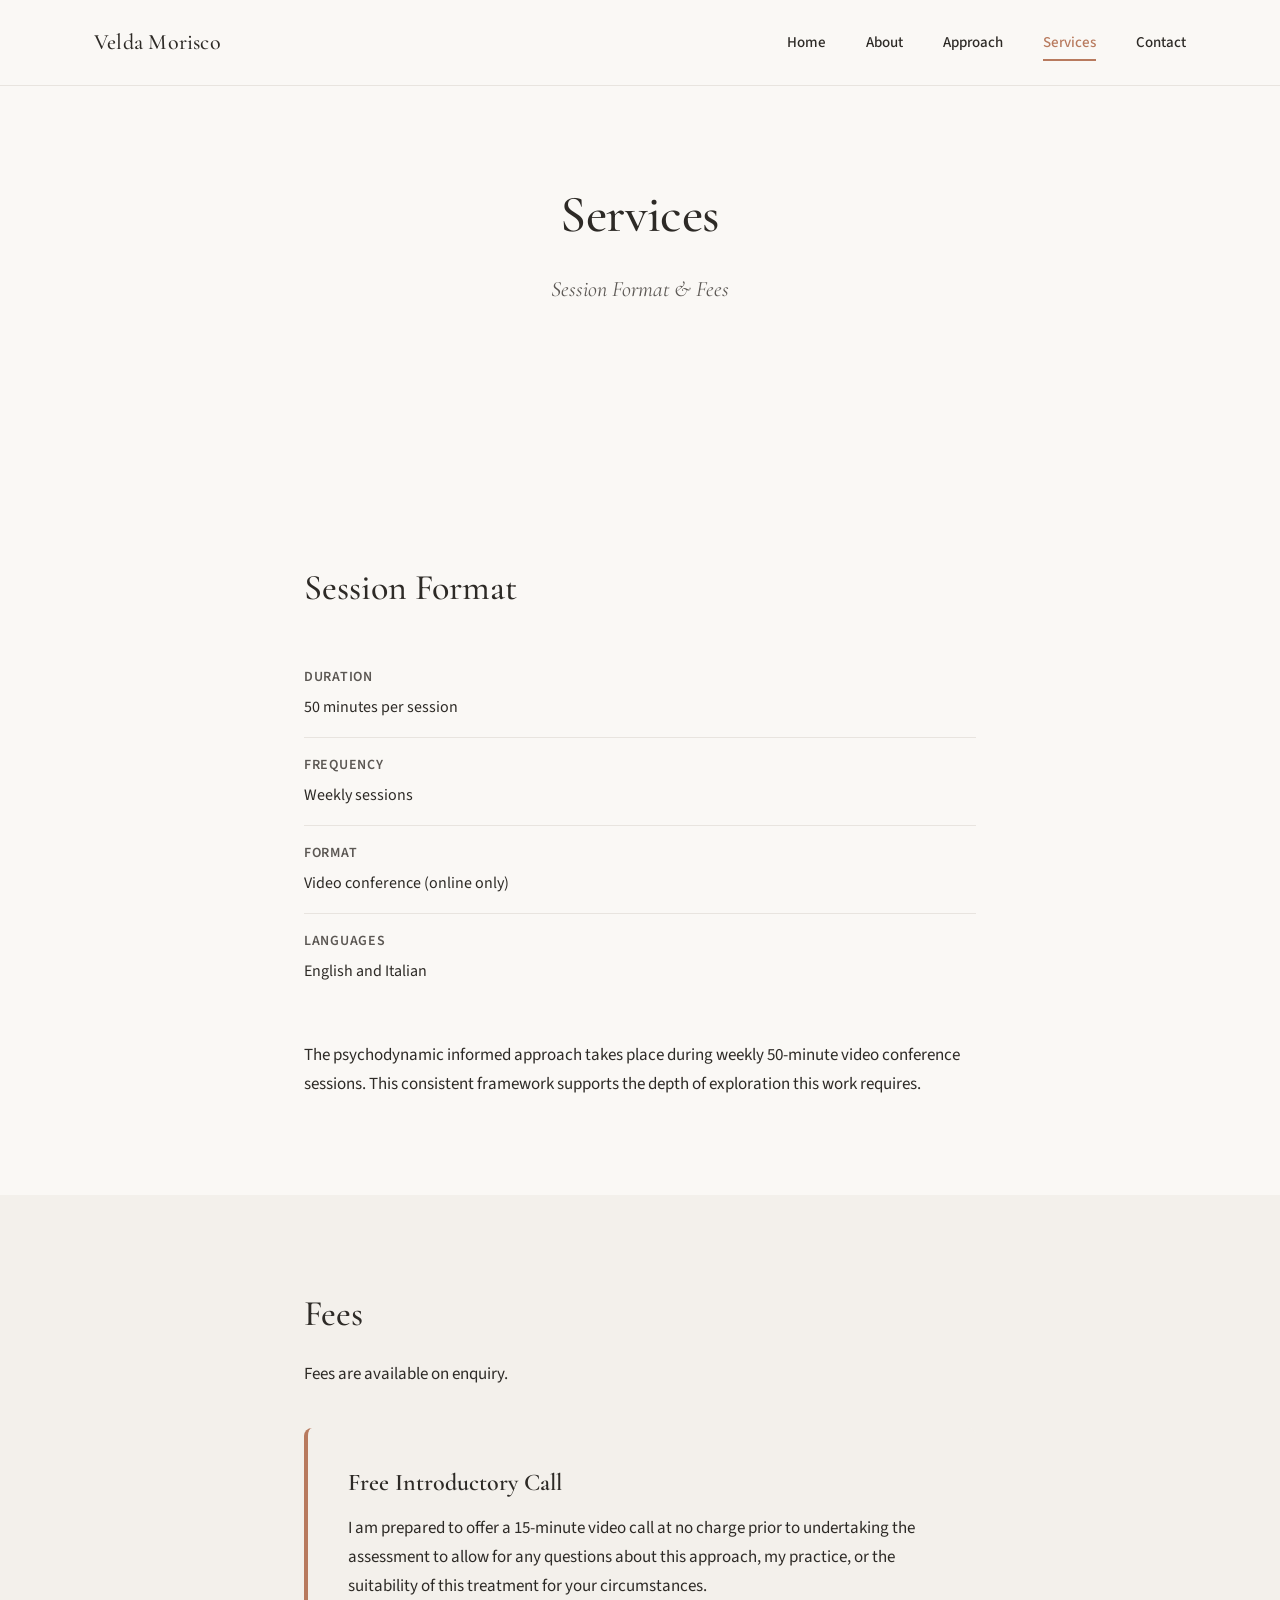
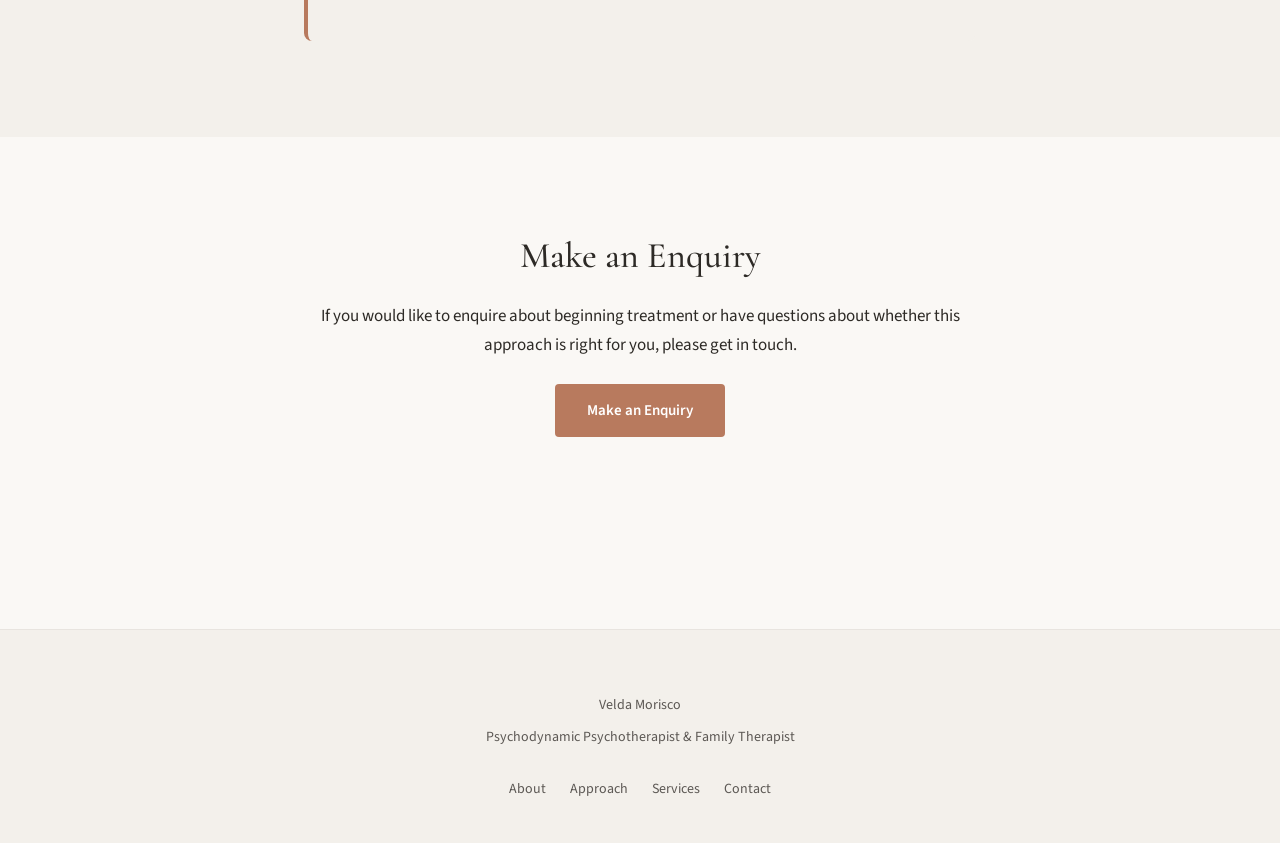
<file: pages/services.html>
<!DOCTYPE html>
<html lang="en-AU">
<head>
  <meta charset="UTF-8">
  <meta name="viewport" content="width=device-width, initial-scale=1.0">
  <meta name="description" content="Session format, structure and fees for online psychodynamic psychotherapy with Velda Morisco — weekly 50-minute video sessions; fees on enquiry.">

  <!-- Open Graph -->
  <meta property="og:title" content="Services | Velda Morisco">
  <meta property="og:description" content="Session format and fees for psychodynamic psychotherapy. Fees are available on enquiry.">
  <meta property="og:type" content="website">
  <meta property="og:url" content="https://veldamorisco.com/pages/services.html">
  <meta property="og:site_name" content="Velda Morisco">
  <!-- Canonical -->
  <link rel="canonical" href="https://veldamorisco.com/pages/services.html">
  <meta name="robots" content="index, follow, max-image-preview:large, max-snippet:-1">

  <!-- Open Graph (extended) -->
  <meta property="og:locale" content="en_AU">
  <meta property="og:image" content="https://veldamorisco.com/assets/og-image.png">
  <meta property="og:image:width" content="1200">
  <meta property="og:image:height" content="630">
  <meta property="og:image:alt" content="Velda Morisco — Psychodynamic Psychotherapist &amp; Family Therapist">

  <!-- Twitter -->
  <meta name="twitter:card" content="summary_large_image">
  <meta name="twitter:title" content="Services | Velda Morisco">
  <meta name="twitter:description" content="Session format and fees for psychodynamic psychotherapy. Fees are available on enquiry.">
  <meta name="twitter:image" content="https://veldamorisco.com/assets/og-image.png">

  <!-- Icons / theme -->
  <link rel="icon" href="/favicon.ico" sizes="any">
  <link rel="icon" href="/favicon.svg" type="image/svg+xml">
  <link rel="icon" type="image/png" sizes="32x32" href="/favicon-32x32.png">
  <link rel="icon" type="image/png" sizes="16x16" href="/favicon-16x16.png">
  <link rel="apple-touch-icon" href="/apple-touch-icon.png">
  <link rel="manifest" href="/site.webmanifest">
  <meta name="theme-color" content="#B87A5E">


  <!-- Fonts -->
  <link rel="preconnect" href="https://fonts.googleapis.com">
  <link rel="preconnect" href="https://fonts.gstatic.com" crossorigin>
  <link href="https://fonts.googleapis.com/css2?family=Cormorant+Garamond:ital,wght@0,400;0,500;0,600;1,400&family=Source+Sans+3:wght@400;500;600&display=swap" rel="stylesheet">

  <!-- Styles -->
  <link rel="stylesheet" href="../css/styles.css">

  <title>Services | Velda Morisco</title>
  <script type="application/ld+json">
{
  "@context": "https://schema.org",
  "@graph": [
    {
      "@type": "WebSite",
      "@id": "https://veldamorisco.com/#website",
      "url": "https://veldamorisco.com/",
      "name": "Velda Morisco",
      "description": "Psychodynamic psychotherapist and family therapist offering online video sessions for adults, youth, and families in English and Italian.",
      "inLanguage": "en-AU",
      "publisher": {
        "@id": "https://veldamorisco.com/#velda"
      }
    },
    {
      "@type": "Person",
      "@id": "https://veldamorisco.com/#velda",
      "name": "Velda Morisco",
      "jobTitle": "Psychodynamic Psychotherapist & Family Therapist",
      "description": "Psychodynamic psychotherapist and family therapist with over 20 years of private practice experience in Australia, offering online video sessions for adults, youth, and families in English and Italian.",
      "url": "https://veldamorisco.com/",
      "image": "https://veldamorisco.com/assets/og-image.png",
      "knowsLanguage": [
        "en",
        "it"
      ],
      "alumniOf": {
        "@type": "CollegeOrUniversity",
        "name": "University of Queensland"
      },
      "hasCredential": {
        "@type": "EducationalOccupationalCredential",
        "credentialCategory": "degree",
        "educationalLevel": "Master's degree",
        "name": "Master of Psychotherapy",
        "recognizedBy": {
          "@type": "CollegeOrUniversity",
          "name": "University of Queensland"
        }
      },
      "knowsAbout": [
        "Psychodynamic psychotherapy",
        "Family therapy",
        "Psychotherapy"
      ]
    },
    {
      "@type": "Service",
      "@id": "https://veldamorisco.com/#service",
      "name": "Psychodynamic Psychotherapy",
      "serviceType": "Psychodynamic psychotherapy",
      "description": "Weekly 50-minute online video psychotherapy sessions exploring how past experiences and unconscious patterns shape current emotions and relationships. A free 15-minute introductory call and an assessment over one to three sessions establish suitability. No referral required.",
      "provider": {
        "@id": "https://veldamorisco.com/#velda"
      },
      "areaServed": {
        "@type": "Country",
        "name": "Australia"
      },
      "audience": {
        "@type": "Audience",
        "audienceType": "Adults, youth, and families"
      },
      "availableChannel": {
        "@type": "ServiceChannel",
        "serviceUrl": "https://veldamorisco.com/pages/contact.html",
        "availableLanguage": [
          "en",
          "it"
        ]
      }
    },
    {
      "@type": "WebPage",
      "@id": "https://veldamorisco.com/pages/services.html#webpage",
      "url": "https://veldamorisco.com/pages/services.html",
      "name": "Services | Velda Morisco",
      "description": "Session format and fees for psychodynamic psychotherapy with Velda Morisco. Fees are available on enquiry.",
      "isPartOf": {
        "@id": "https://veldamorisco.com/#website"
      },
      "about": {
        "@id": "https://veldamorisco.com/#velda"
      },
      "inLanguage": "en-AU"
    },
    {
      "@type": "BreadcrumbList",
      "itemListElement": [
        {
          "@type": "ListItem",
          "position": 1,
          "name": "Home",
          "item": "https://veldamorisco.com/"
        },
        {
          "@type": "ListItem",
          "position": 2,
          "name": "Services",
          "item": "https://veldamorisco.com/pages/services.html"
        }
      ]
    }
  ]
}
  </script>
</head>
<body>
  <header class="site-header">
    <div class="container">
      <div class="header-inner">
        <a href="../index.html" class="site-logo">Velda Morisco</a>

        <nav class="main-nav" aria-label="Main navigation">
          <ul>
            <li><a href="../index.html">Home</a></li>
            <li><a href="about.html">About</a></li>
            <li><a href="approach.html">Approach</a></li>
            <li><a href="services.html" class="active">Services</a></li>
            <li><a href="contact.html">Contact</a></li>
          </ul>
        </nav>

        <button class="nav-toggle" aria-label="Toggle navigation" aria-expanded="false">
          <span></span>
          <span></span>
          <span></span>
        </button>
      </div>

      <nav class="mobile-nav" aria-label="Mobile navigation">
        <ul>
          <li><a href="../index.html">Home</a></li>
          <li><a href="about.html">About</a></li>
          <li><a href="approach.html">Approach</a></li>
          <li><a href="services.html" class="active">Services</a></li>
          <li><a href="contact.html">Contact</a></li>
        </ul>
      </nav>
    </div>
  </header>

  <main>
    <section class="hero">
      <div class="container container--narrow">
        <h1>Services</h1>
        <p class="subtitle">Session Format &amp; Fees</p>
      </div>
    </section>

    <section class="section">
      <div class="container container--narrow">
        <h2>Session Format</h2>

        <ul class="credentials-list">
          <li>
            <strong>Duration</strong>
            50 minutes per session
          </li>
          <li>
            <strong>Frequency</strong>
            Weekly sessions
          </li>
          <li>
            <strong>Format</strong>
            Video conference (online only)
          </li>
          <li>
            <strong>Languages</strong>
            English and Italian
          </li>
        </ul>

        <p class="mt-lg">The psychodynamic informed approach takes place during weekly 50-minute video conference sessions. This consistent framework supports the depth of exploration this work requires.</p>
      </div>
    </section>

    <section class="section section--alt">
      <div class="container container--narrow">
        <h2>Fees</h2>
        <p>Fees are available on enquiry.</p>

        <div class="info-card mt-lg">
          <h3>Free Introductory Call</h3>
          <p>I am prepared to offer a 15-minute video call at no charge prior to undertaking the assessment to allow for any questions about this approach, my practice, or the suitability of this treatment for your circumstances.</p>
        </div>
      </div>
    </section>

    <section class="section">
      <div class="container container--narrow text-center">
        <h2>Make an Enquiry</h2>
        <p>If you would like to enquire about beginning treatment or have questions about whether this approach is right for you, please get in touch.</p>
        <a href="contact.html" class="btn btn--primary">Make an Enquiry</a>
      </div>
    </section>
  </main>

  <footer class="site-footer">
    <div class="container">
      <div class="footer-content">
        <p>Velda Morisco</p>
        <p>Psychodynamic Psychotherapist &amp; Family Therapist</p>
        <ul class="footer-links">
          <li><a href="about.html">About</a></li>
          <li><a href="approach.html">Approach</a></li>
          <li><a href="services.html">Services</a></li>
          <li><a href="contact.html">Contact</a></li>
        </ul>
      </div>
    </div>
  </footer>

  <script src="../js/main.js"></script>
</body>
</html>
</file>
<file: css/styles.css>
/* ==========================================================================
   Velda Morisco - Psychodynamic Psychotherapist
   Typography: Cormorant Garamond (headings) + Source Sans 3 (body)
   Palette: Warm cream, deep charcoal, dusty terracotta accent
   ========================================================================== */

/* --------------------------------------------------------------------------
   CSS Custom Properties
   -------------------------------------------------------------------------- */
:root {
  /* Colours */
  --color-background: #FAF8F5;
  --color-background-alt: #F3F0EB;
  --color-text: #2D2A26;
  --color-text-light: #5C5854;
  --color-accent: #B87A5E;
  --color-accent-hover: #A66B4F;
  --color-accent-light: #D4A590;
  --color-border: #E8E4DF;
  --color-border-dark: #D1CBC3;

  /* Typography */
  --font-heading: 'Cormorant Garamond', Georgia, serif;
  --font-body: 'Source Sans 3', 'Source Sans Pro', -apple-system, sans-serif;

  /* Spacing */
  --space-xs: 0.5rem;
  --space-sm: 1rem;
  --space-md: 1.5rem;
  --space-lg: 2.5rem;
  --space-xl: 4rem;
  --space-2xl: 6rem;

  /* Layout */
  --max-width: 1140px;
  --max-width-narrow: 720px;

  /* Transitions */
  --transition-fast: 150ms ease;
  --transition-base: 250ms ease;
}

/* --------------------------------------------------------------------------
   Reset & Base
   -------------------------------------------------------------------------- */
*, *::before, *::after {
  box-sizing: border-box;
}

html {
  font-size: 100%;
  scroll-behavior: smooth;
}

body {
  margin: 0;
  padding: 0;
  font-family: var(--font-body);
  font-size: 1.0625rem;
  font-weight: 400;
  line-height: 1.7;
  color: var(--color-text);
  background-color: var(--color-background);
  -webkit-font-smoothing: antialiased;
  -moz-osx-font-smoothing: grayscale;
}

img {
  max-width: 100%;
  height: auto;
  display: block;
}

/* --------------------------------------------------------------------------
   Typography
   -------------------------------------------------------------------------- */
h1, h2, h3, h4, h5, h6 {
  font-family: var(--font-heading);
  font-weight: 500;
  line-height: 1.25;
  margin: 0 0 var(--space-md) 0;
  color: var(--color-text);
}

h1 {
  font-size: 2.75rem;
  font-weight: 500;
  letter-spacing: -0.01em;
}

h2 {
  font-size: 2rem;
  font-weight: 500;
}

h3 {
  font-size: 1.5rem;
  font-weight: 600;
}

h4 {
  font-size: 1.25rem;
  font-weight: 600;
}

p {
  margin: 0 0 var(--space-md) 0;
}

p:last-child {
  margin-bottom: 0;
}

a {
  color: var(--color-accent);
  text-decoration: none;
  transition: color var(--transition-fast);
}

a:hover {
  color: var(--color-accent-hover);
}

strong {
  font-weight: 600;
}

/* --------------------------------------------------------------------------
   Layout Utilities
   -------------------------------------------------------------------------- */
.container {
  width: 100%;
  max-width: var(--max-width);
  margin: 0 auto;
  padding: 0 var(--space-md);
}

.container--narrow {
  max-width: var(--max-width-narrow);
}

.section {
  padding: var(--space-xl) 0;
}

.section--large {
  padding: var(--space-2xl) 0;
}

.section--alt {
  background-color: var(--color-background-alt);
}

/* --------------------------------------------------------------------------
   Header & Navigation
   -------------------------------------------------------------------------- */
.site-header {
  padding: var(--space-md) 0;
  background-color: var(--color-background);
  border-bottom: 1px solid var(--color-border);
  position: sticky;
  top: 0;
  z-index: 100;
}

.header-inner {
  display: flex;
  justify-content: space-between;
  align-items: center;
}

.site-logo {
  font-family: var(--font-heading);
  font-size: 1.375rem;
  font-weight: 500;
  color: var(--color-text);
  text-decoration: none;
  letter-spacing: 0.01em;
}

.site-logo:hover {
  color: var(--color-accent);
}

.main-nav {
  display: none;
}

.main-nav ul {
  list-style: none;
  margin: 0;
  padding: 0;
  display: flex;
  gap: var(--space-lg);
}

.main-nav a {
  font-size: 0.9375rem;
  font-weight: 500;
  color: var(--color-text);
  text-decoration: none;
  padding: var(--space-xs) 0;
  position: relative;
  transition: color var(--transition-fast);
}

.main-nav a::after {
  content: '';
  position: absolute;
  bottom: 0;
  left: 0;
  width: 0;
  height: 2px;
  background-color: var(--color-accent);
  transition: width var(--transition-base);
}

.main-nav a:hover,
.main-nav a.active {
  color: var(--color-accent);
}

.main-nav a:hover::after,
.main-nav a.active::after {
  width: 100%;
}

/* Mobile Navigation Toggle */
.nav-toggle {
  display: flex;
  flex-direction: column;
  justify-content: center;
  gap: 5px;
  width: 28px;
  height: 28px;
  background: none;
  border: none;
  cursor: pointer;
  padding: 0;
}

.nav-toggle span {
  display: block;
  width: 100%;
  height: 2px;
  background-color: var(--color-text);
  transition: transform var(--transition-base), opacity var(--transition-base);
}

.nav-toggle.active span:nth-child(1) {
  transform: rotate(45deg) translate(5px, 5px);
}

.nav-toggle.active span:nth-child(2) {
  opacity: 0;
}

.nav-toggle.active span:nth-child(3) {
  transform: rotate(-45deg) translate(5px, -5px);
}

/* Mobile Menu */
.mobile-nav {
  display: none;
  position: absolute;
  top: 100%;
  left: 0;
  right: 0;
  background-color: var(--color-background);
  border-bottom: 1px solid var(--color-border);
  padding: var(--space-md);
}

.mobile-nav.active {
  display: block;
}

.mobile-nav ul {
  list-style: none;
  margin: 0;
  padding: 0;
}

.mobile-nav li {
  border-bottom: 1px solid var(--color-border);
}

.mobile-nav li:last-child {
  border-bottom: none;
}

.mobile-nav a {
  display: block;
  padding: var(--space-sm) 0;
  font-size: 1rem;
  font-weight: 500;
  color: var(--color-text);
  text-decoration: none;
}

.mobile-nav a:hover,
.mobile-nav a.active {
  color: var(--color-accent);
}

/* --------------------------------------------------------------------------
   Hero Section
   -------------------------------------------------------------------------- */
.hero {
  padding: var(--space-2xl) 0;
  text-align: center;
}

.hero h1 {
  margin-bottom: var(--space-md);
}

.hero .subtitle {
  font-family: var(--font-heading);
  font-size: 1.25rem;
  font-weight: 400;
  font-style: italic;
  color: var(--color-text-light);
  margin-bottom: var(--space-lg);
}

.hero .lead {
  font-size: 1.125rem;
  color: var(--color-text-light);
  max-width: 600px;
  margin: 0 auto var(--space-lg) auto;
}

/* --------------------------------------------------------------------------
   Buttons
   -------------------------------------------------------------------------- */
.btn {
  display: inline-block;
  padding: 0.875rem 2rem;
  font-family: var(--font-body);
  font-size: 0.9375rem;
  font-weight: 600;
  text-decoration: none;
  border-radius: 4px;
  transition: all var(--transition-base);
  cursor: pointer;
  border: none;
}

.btn--primary {
  background-color: var(--color-accent);
  color: white;
}

.btn--primary:hover {
  background-color: var(--color-accent-hover);
  color: white;
}

.btn--secondary {
  background-color: transparent;
  color: var(--color-accent);
  border: 2px solid var(--color-accent);
}

.btn--secondary:hover {
  background-color: var(--color-accent);
  color: white;
}

.btn--small {
  padding: 0.625rem 1.25rem;
  font-size: 0.875rem;
}

/* --------------------------------------------------------------------------
   Content Sections
   -------------------------------------------------------------------------- */
.content-section {
  padding: var(--space-xl) 0;
}

.content-section h2 {
  margin-bottom: var(--space-lg);
}

.intro-text {
  font-size: 1.125rem;
  color: var(--color-text-light);
  margin-bottom: var(--space-lg);
}

/* Two Column Layout */
.two-col {
  display: grid;
  grid-template-columns: 1fr;
  gap: var(--space-xl);
}

/* Feature List */
.feature-list {
  list-style: none;
  padding: 0;
  margin: 0;
}

.feature-list li {
  position: relative;
  padding-left: 1.75rem;
  margin-bottom: var(--space-sm);
}

.feature-list li::before {
  content: '';
  position: absolute;
  left: 0;
  top: 0.6em;
  width: 8px;
  height: 8px;
  background-color: var(--color-accent-light);
  border-radius: 50%;
}

/* Info Card */
.info-card {
  background-color: var(--color-background-alt);
  padding: var(--space-lg);
  border-radius: 8px;
  border-left: 4px solid var(--color-accent);
}

.info-card h3 {
  margin-bottom: var(--space-sm);
}

.info-card p:last-child {
  margin-bottom: 0;
}

/* Highlight Box */
.highlight-box {
  background-color: var(--color-background-alt);
  padding: var(--space-lg);
  border-radius: 8px;
  margin: var(--space-lg) 0;
}

.highlight-box h3 {
  font-size: 1.125rem;
  margin-bottom: var(--space-sm);
}

/* --------------------------------------------------------------------------
   Services Grid
   -------------------------------------------------------------------------- */
.services-grid {
  display: grid;
  grid-template-columns: 1fr;
  gap: var(--space-md);
}

.service-card {
  background-color: var(--color-background);
  padding: var(--space-lg);
  border: 1px solid var(--color-border);
  border-radius: 8px;
  transition: border-color var(--transition-base);
}

.service-card:hover {
  border-color: var(--color-accent-light);
}

.service-card h3 {
  margin-bottom: var(--space-sm);
}

/* --------------------------------------------------------------------------
   Booking Placeholder (Halaxy Integration)
   -------------------------------------------------------------------------- */
.booking-section {
  text-align: center;
  padding: var(--space-xl);
  background-color: var(--color-background-alt);
  border-radius: 8px;
  margin: var(--space-lg) 0;
}

.booking-section h3 {
  margin-bottom: var(--space-sm);
}

.booking-section p {
  margin-bottom: var(--space-md);
  color: var(--color-text-light);
}

/* Halaxy placeholder styling */
.halaxy-placeholder {
  border: 2px dashed var(--color-border-dark);
  padding: var(--space-xl);
  border-radius: 8px;
  background-color: var(--color-background);
}

.halaxy-placeholder p {
  font-size: 0.875rem;
  color: var(--color-text-light);
  margin: 0;
}

/* --------------------------------------------------------------------------
   Contact Form
   -------------------------------------------------------------------------- */
.contact-form {
  max-width: 540px;
}

.form-group {
  margin-bottom: var(--space-md);
}

.form-group label {
  display: block;
  font-size: 0.9375rem;
  font-weight: 600;
  margin-bottom: var(--space-xs);
}

.form-group input,
.form-group textarea {
  width: 100%;
  padding: 0.875rem 1rem;
  font-family: var(--font-body);
  font-size: 1rem;
  color: var(--color-text);
  background-color: var(--color-background);
  border: 1px solid var(--color-border-dark);
  border-radius: 4px;
  transition: border-color var(--transition-fast), box-shadow var(--transition-fast);
}

.form-group input:focus,
.form-group textarea:focus {
  outline: none;
  border-color: var(--color-accent);
  box-shadow: 0 0 0 3px rgba(184, 122, 94, 0.15);
}

.form-group textarea {
  min-height: 140px;
  resize: vertical;
}

.form-note {
  font-size: 0.875rem;
  color: var(--color-text-light);
  margin-top: var(--space-md);
}

/* --------------------------------------------------------------------------
   Footer
   -------------------------------------------------------------------------- */
.site-footer {
  padding: var(--space-xl) 0 var(--space-lg) 0;
  background-color: var(--color-background-alt);
  border-top: 1px solid var(--color-border);
  margin-top: var(--space-2xl);
}

.footer-content {
  text-align: center;
}

.footer-content p {
  font-size: 0.875rem;
  color: var(--color-text-light);
  margin-bottom: var(--space-xs);
}

.footer-links {
  list-style: none;
  padding: 0;
  margin: var(--space-md) 0 0 0;
  display: flex;
  justify-content: center;
  gap: var(--space-md);
  flex-wrap: wrap;
}

.footer-links a {
  font-size: 0.875rem;
  color: var(--color-text-light);
}

.footer-links a:hover {
  color: var(--color-accent);
}

/* --------------------------------------------------------------------------
   Page-Specific Styles
   -------------------------------------------------------------------------- */

/* About Page */
.credentials-list {
  list-style: none;
  padding: 0;
  margin: var(--space-lg) 0;
}

.credentials-list li {
  padding: var(--space-sm) 0;
  border-bottom: 1px solid var(--color-border);
  font-size: 1rem;
}

.credentials-list li:last-child {
  border-bottom: none;
}

.credentials-list strong {
  display: block;
  font-size: 0.875rem;
  color: var(--color-text-light);
  text-transform: uppercase;
  letter-spacing: 0.05em;
  margin-bottom: 0.25rem;
}

/* Approach Page */
.process-steps {
  counter-reset: step;
}

.process-step {
  position: relative;
  padding-left: 3.5rem;
  margin-bottom: var(--space-lg);
}

.process-step::before {
  counter-increment: step;
  content: counter(step);
  position: absolute;
  left: 0;
  top: 0;
  width: 2.5rem;
  height: 2.5rem;
  background-color: var(--color-accent);
  color: white;
  font-family: var(--font-heading);
  font-size: 1.125rem;
  font-weight: 600;
  border-radius: 50%;
  display: flex;
  align-items: center;
  justify-content: center;
}

.process-step h3 {
  margin-bottom: var(--space-xs);
}

/* --------------------------------------------------------------------------
   Utility Classes
   -------------------------------------------------------------------------- */
.text-center {
  text-align: center;
}

.text-light {
  color: var(--color-text-light);
}

.mb-0 {
  margin-bottom: 0;
}

.mb-sm {
  margin-bottom: var(--space-sm);
}

.mb-md {
  margin-bottom: var(--space-md);
}

.mb-lg {
  margin-bottom: var(--space-lg);
}

.mt-lg {
  margin-top: var(--space-lg);
}

/* Visually Hidden (for accessibility) */
.visually-hidden {
  position: absolute;
  width: 1px;
  height: 1px;
  padding: 0;
  margin: -1px;
  overflow: hidden;
  clip: rect(0, 0, 0, 0);
  white-space: nowrap;
  border: 0;
}

/* --------------------------------------------------------------------------
   Responsive Styles
   -------------------------------------------------------------------------- */
@media (min-width: 640px) {
  .services-grid {
    grid-template-columns: repeat(2, 1fr);
  }
}

@media (min-width: 768px) {
  h1 {
    font-size: 3.25rem;
  }

  h2 {
    font-size: 2.25rem;
  }

  .hero {
    padding: var(--space-2xl) 0 calc(var(--space-2xl) * 1.25) 0;
  }

  .hero .subtitle {
    font-size: 1.375rem;
  }

  .two-col {
    grid-template-columns: 1fr 1fr;
  }

  .nav-toggle {
    display: none;
  }

  .main-nav {
    display: block;
  }

  .mobile-nav {
    display: none !important;
  }
}

@media (min-width: 1024px) {
  .section {
    padding: var(--space-2xl) 0;
  }

  .section--large {
    padding: calc(var(--space-2xl) * 1.25) 0;
  }

  .services-grid {
    grid-template-columns: repeat(3, 1fr);
  }
}
</file>
